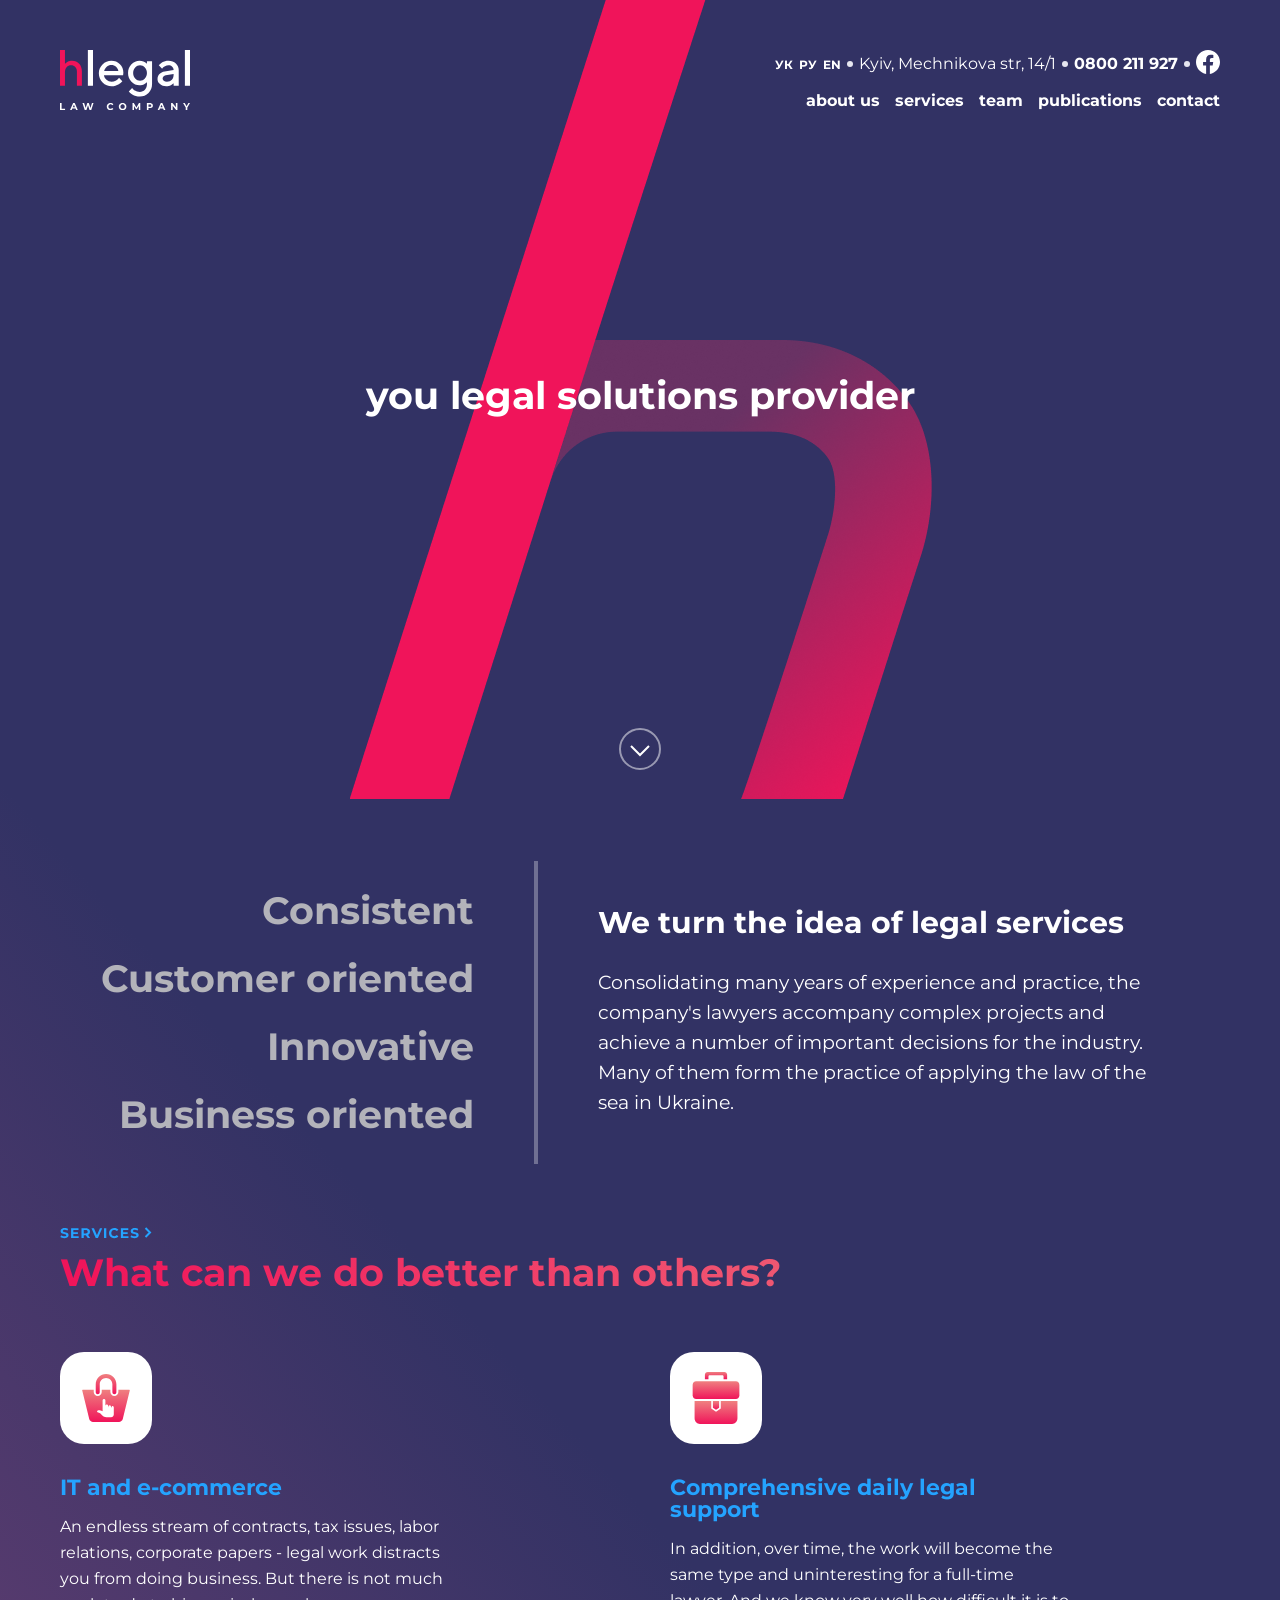
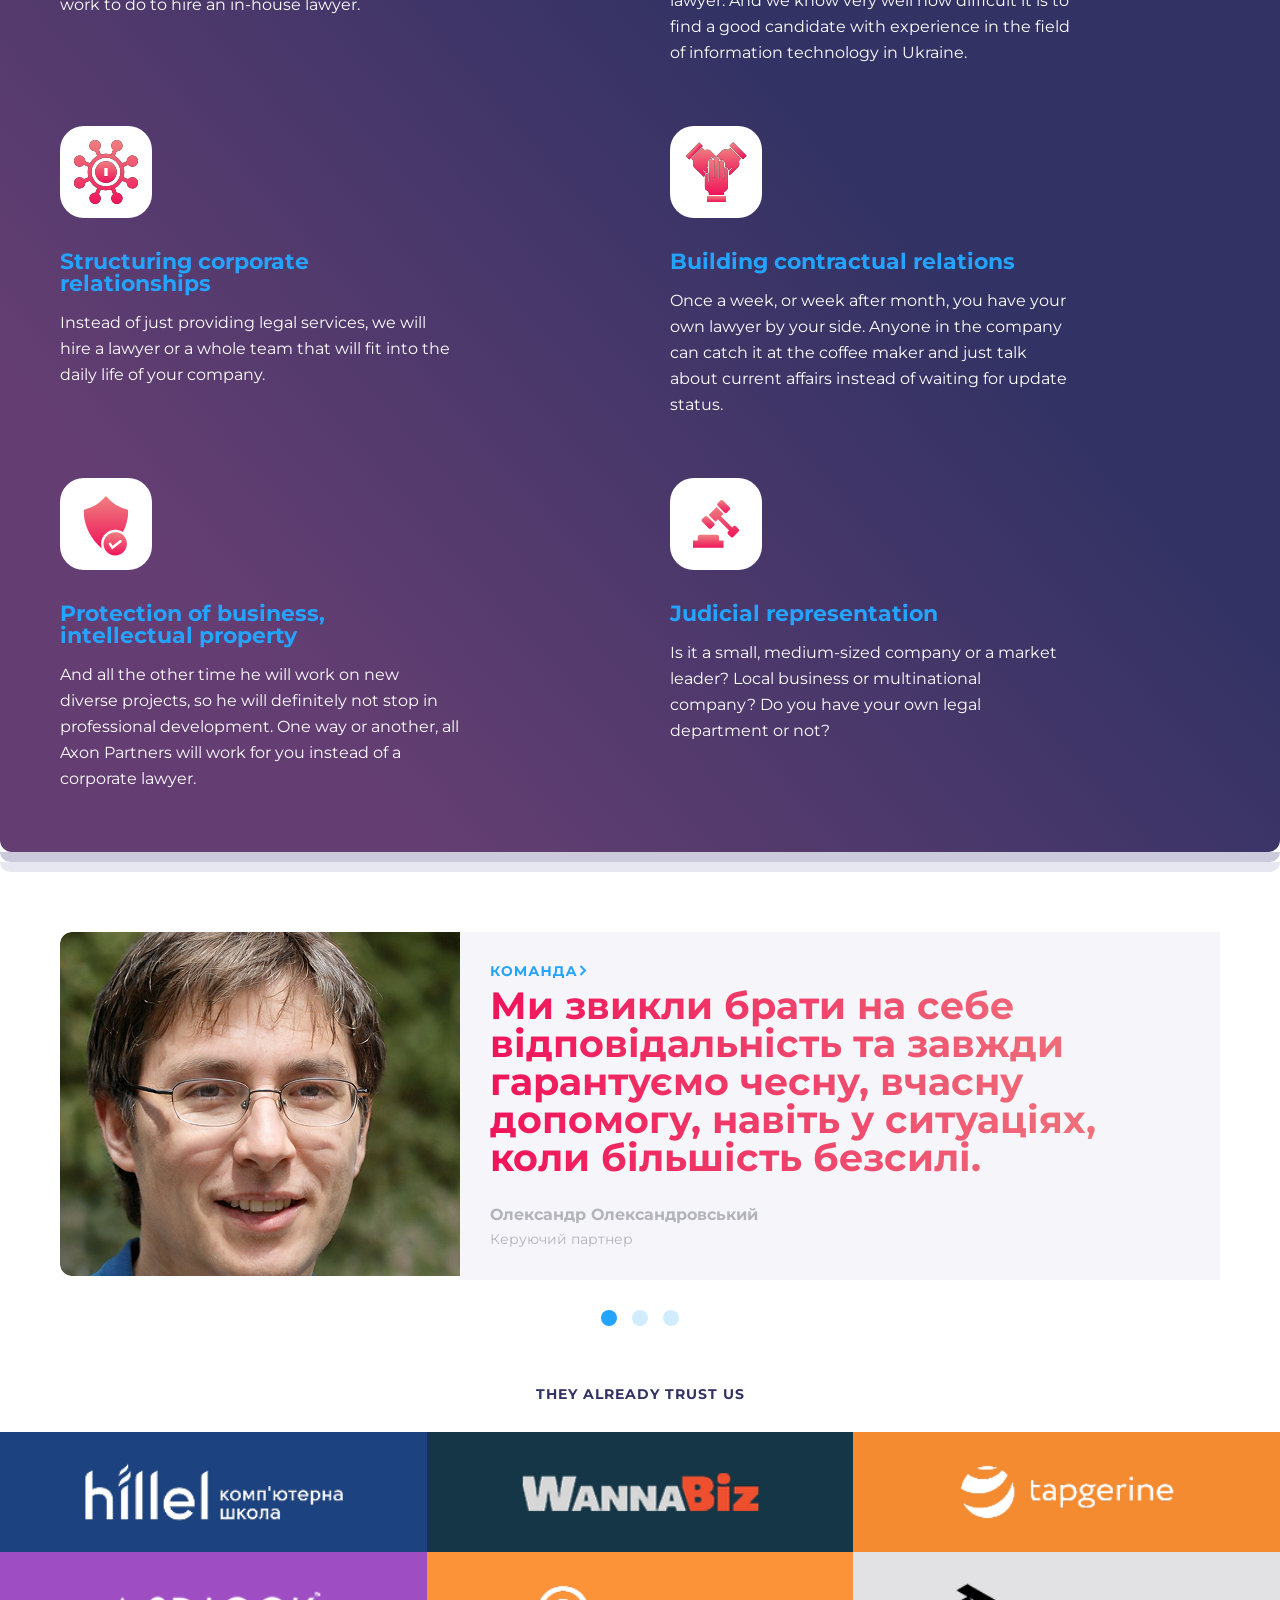
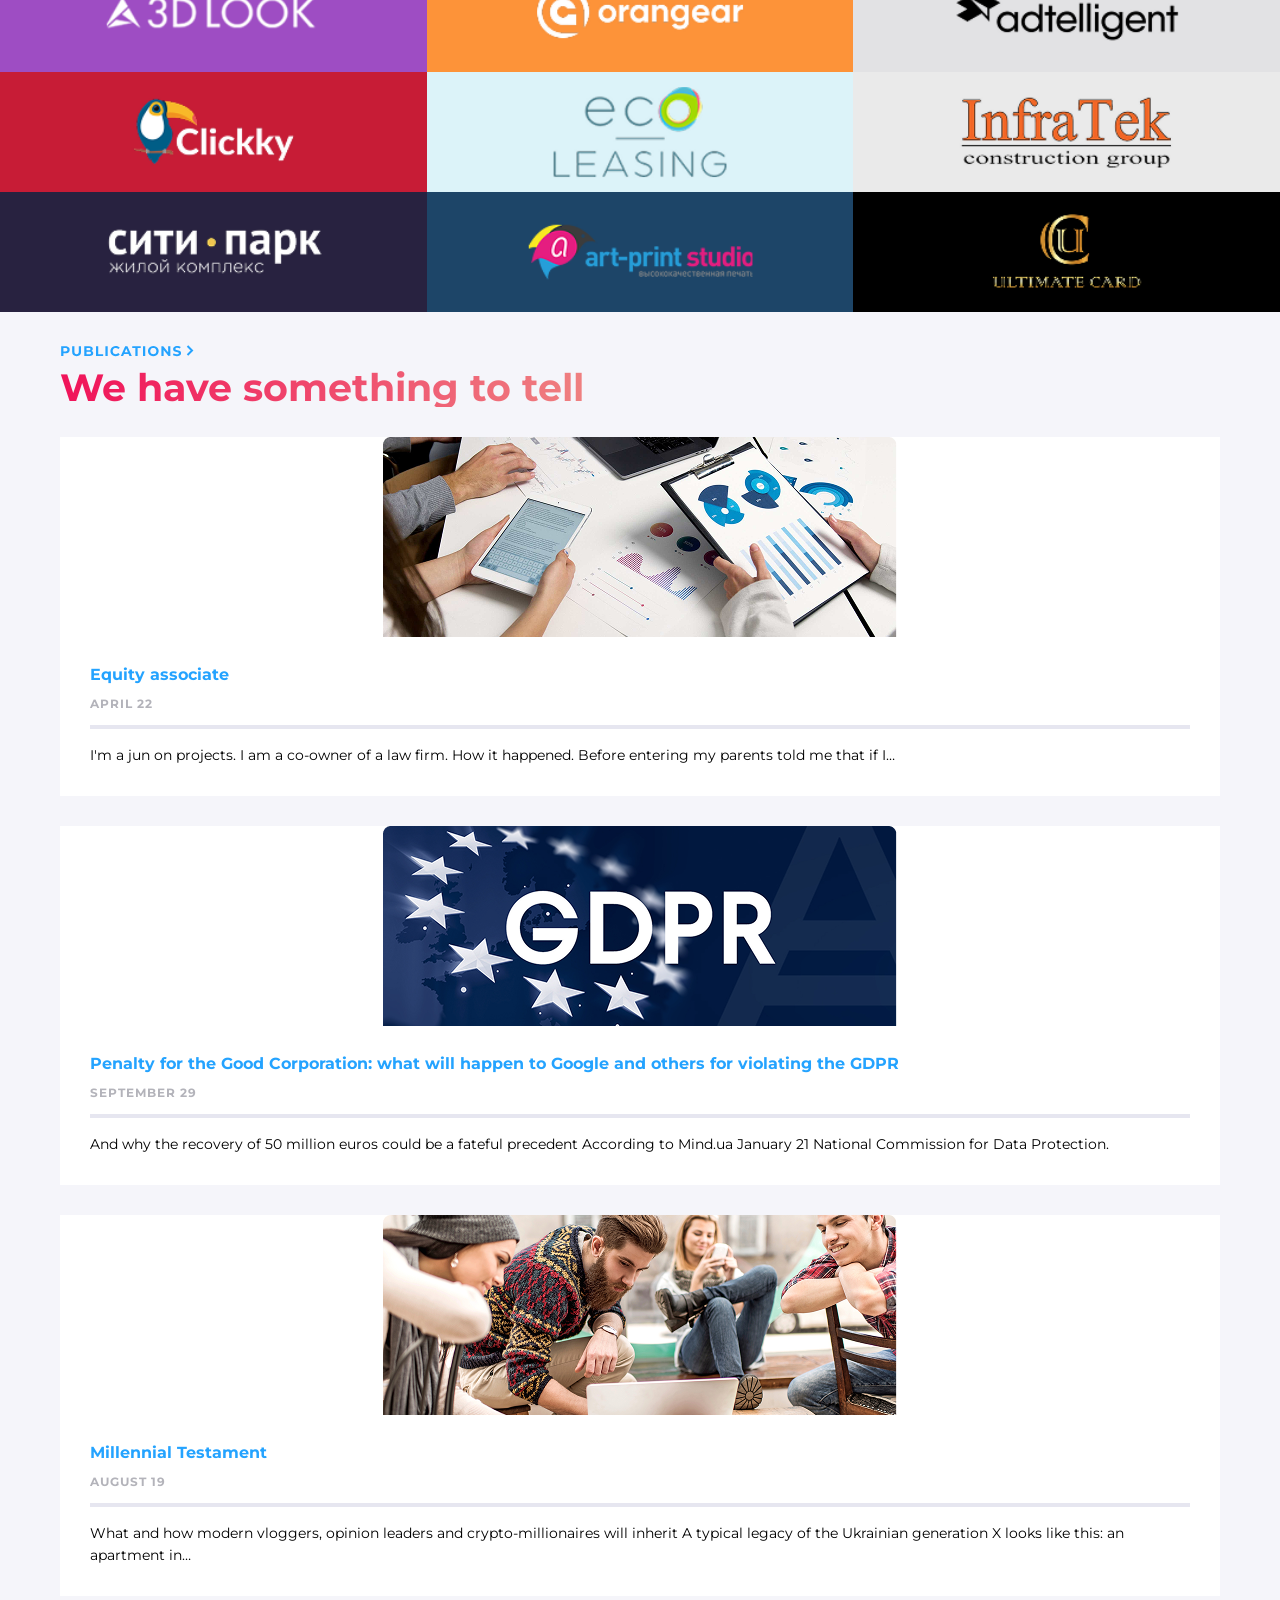
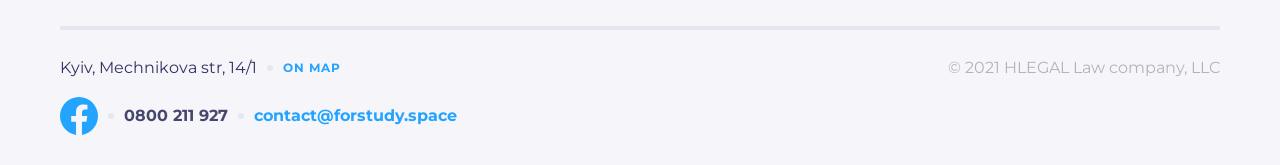
<file: index.html>
<!DOCTYPE html>
<html lang="en">

<head>
    <meta charset="UTF-8">
    <meta name="viewport" content="width=device-width, initial-scale=1.0">
    <link rel="preconnect" href="https://fonts.googleapis.com">
    <link rel="preconnect" href="https://fonts.gstatic.com" crossorigin>
    <link
        href="https://fonts.googleapis.com/css2?family=Inter:ital,opsz,wght@0,14..32,100..900;1,14..32,100..900&family=Montserrat:ital,wght@0,100..900;1,100..900&display=swap"
        rel="stylesheet">
    <link rel="stylesheet" href="./css/normalize.css">
    <link rel="stylesheet" href="./css/reset.css">
    <link rel="stylesheet" href="./css/styles.css">

    <title>Homepage</title>
</head>


<body>
    <section class="page-bg">
        <!-- HEADER -->
        <header class=" header_top header_desktop">
            <div class="header_meny container">
                <div class="header_logo">
                    <a href="#">
                        <svg width="130" height="60">
                            <use xlink:href="./sprite.svg#logo" />
                        </svg>
                    </a>
                </div>
                <div class="header_contact">
                    <div class="header_adress">
                        <a class="language" href=""><span>УК</span></a>
                        <a class="language" href=""><span>РУ</span></a>
                        <a class="language" href=""><span>EN</span></a>
                        <svg width="6" height="6">
                            <use xlink:href="./sprite.svg#dot" />
                        </svg>
                        <span>Kyiv, Mechnikova str, 14/1</span>
                        <svg width="6" height="6">
                            <use xlink:href="./sprite.svg#dot" />
                        </svg>
                        <a class="telefon" href="tel:0800 211 927">0800 211 927</a>
                        <svg width="6" height="6">
                            <use xlink:href="./sprite.svg#dot" />
                        </svg>
                        <a class="svg_facebook" href="https://www.facebook.com/Hillel.IT.School/?locale=ru_RU">
                            <svg width="24" height="24">
                                <use xlink:href="./sprite.svg#facebook" />
                            </svg>
                        </a>
                    </div>
                    <div class="page">
                        <a class="link_page" href="./about.html">about us</a>
                        <a class="link_page" href="./services.html">services</a>
                        <a class="link_page" href="./team.html">team</a>
                        <a class="link_page" href="./publications.html">publications</a>
                        <a class="link_page" href="./contact.html">contact</a>
                    </div>
                </div>
            </div>
        </header>
        <!-- HEADER -->
        <header class=" header_top header_tablet">
            <div class="header_meny container">
                <div class="header_adress">
                    <div class="header_left">
                        <div>
                            <a class="language" href=""><span>УК</span></a>
                            <a class="language" href=""><span>РУ</span></a>
                            <a class="language" href=""><span>EN</span></a>
                        </div>
                        <svg width="6" height="6">
                            <use xlink:href="./sprite.svg#dot" />
                        </svg>
                        <span class="adress">Kyiv, Mechnikova str, 14/1</span>
                        <svg width="6" height="6">
                            <use xlink:href="./sprite.svg#dot" />
                        </svg>
                    </div>
                    <div class="header_right">
                        <div>
                            <a class="telefon" href="tel:0800 211 927">0800 211 927</a>
                        </div>
                        <svg width="6" height="6">
                            <use xlink:href="./sprite.svg#dot" />
                        </svg>
                        <a class="svg_facebook" href="https://www.facebook.com/Hillel.IT.School/?locale=ru_RU">
                            <svg width="24" height="24">
                                <use xlink:href="./sprite.svg#facebook" />
                            </svg>
                        </a>
                    </div>
                </div>
                <div class="burger_area">
                    <div class="header_logo">
                        <a href="#">
                            <svg width="130" height="60">
                                <use xlink:href="./sprite.svg#logo" />
                            </svg>
                        </a>
                    </div>
                    <!-- BURGER -->
                    <div class="hamburger-menu">
                        <input id="menu__toggle" type="checkbox" />
                        <label class="menu__btn" for="menu__toggle">
                            <span></span>
                        </label>

                        <ul class="menu__box">
                            <li><a class="menu__item" href="./about.html">About us</a></li>
                            <li><a class="menu__item" href="./services.html">Services</a></li>
                            <li><a class="menu__item" href="./team.html">Team</a></li>
                            <li><a class="menu__item" href="./publications.html">Publications</a></li>
                            <li><a class="menu__item" href="./contact.html">Contact</a></li>
                        </ul>
                    </div>
                </div>
                <div class="page">
                    <a class="link_page" href="./about.html">about us</a>
                    <a class="link_page" href="./services.html">services</a>
                    <a class="link_page" href="./team.html">team</a>
                    <a class="link_page" href="./publications.html">publications</a>
                    <a class="link_page" href="./contact.html">contact</a>
                </div>
            </div>
        </header>
        <!-- SECTION 1 -->
        <section class="hero">
            <div class="hero-bg container">
                <div> <img class="hero-h" src="./img/h.png" alt="h"></div>
                <div class="midl_down">
                    <h1 class="hero-title" class="glav_text">
                        you legal solutions provider
                    </h1>

                    <a class="down_way" href="#section2">
                        <svg width="42" height="42">
                            <use xlink:href="./sprite.svg#down" />
                        </svg>
                    </a>
                </div>
            </div>
        </section>
        <!-- SECTION 2 -->
        <section class="main" id="section2">
            <div class="info_way container">
                <div class="menu_scroll">
                    <div class="meny_way">
                        <h2>Consistent</h2>
                        <h2>Customer oriented</h2>
                        <h2>Innovative</h2>
                        <h2>Business oriented</h2>
                    </div>
                </div>
                <span class="line"></span>
                <div class="text_way">
                    <h3>We turn the idea of legal services</h3>
                    <h4>Consolidating many years of experience and practice,
                        the company's lawyers accompany complex projects and achieve
                        a number of important decisions for the industry.
                        Many of them form the practice of applying the law of the sea in Ukraine.
                    </h4>
                </div>
            </div>
        </section>
        <!-- SECTION 3 -->
        <section class="services_box">
            <div class="services_blok container">
                <div class="services_link">
                    <a href="#" class="svg_services">
                        <svg class="icon-services" width="94" height="17">
                            <use xlink:href="./sprite.svg#services" />
                        </svg></a>
                    <h2>What can we do better than others?</h2>
                </div>
                <div class="services_info">
                    <div class="services_paragraph">
                        <svg width="92" height="92">
                            <use xlink:href="./sprite.svg#services1" />
                        </svg>
                        <div class="services_frame">
                            <a href="#">
                                <h3>IT and e-commerce</h3>
                            </a>
                            <h4>An endless stream of contracts, tax issues, labor relations, corporate papers
                                - legal work distracts you from doing business. But there is not much work to
                                do to hire an in-house lawyer.
                            </h4>
                        </div>
                    </div>
                    <div class="services_paragraph">
                        <svg width="92" height="92">
                            <use xlink:href="./sprite.svg#services2" />
                        </svg>
                        <div class="services_frame">
                            <a href="#">
                                <h3>Comprehensive daily
                                    legal support</h3>
                            </a>
                            <h4>In addition, over time, the work will become the same type and uninteresting
                                for a full-time lawyer. And we know very well how difficult it is to find a
                                good candidate with experience in the field of information technology in
                                Ukraine.
                            </h4>
                        </div>
                    </div>
                    <div class="services_paragraph">
                        <svg width="92" height="92">
                            <use xlink:href="./sprite.svg#services3" />
                        </svg>
                        <div class="services_frame">
                            <a href="#">
                                <h3>Structuring corporate relationships</h3>
                            </a>
                            <h4>Instead of just providing legal services, we will hire a lawyer or a whole
                                team that will fit into the daily life of your company.
                            </h4>
                        </div>
                    </div>
                    <div class="services_paragraph">
                        <svg width="92" height="92">
                            <use xlink:href="./sprite.svg#services4" />
                        </svg>
                        <div class="services_frame">
                            <a href="#">
                                <h3>Building contractual relations</h3>
                            </a>
                            <h4>Once a week, or week after month, you have your own lawyer by your side.
                                Anyone in the company can catch it at the coffee maker and just talk
                                about current affairs instead of waiting for update status.
                            </h4>
                        </div>
                    </div>
                    <div class="services_paragraph">
                        <svg width="92" height="92">
                            <use xlink:href="./sprite.svg#services5" />
                        </svg>
                        <div class="services_frame">
                            <a href="#">
                                <h3>Protection of business, intellectual property</h3>
                            </a>
                            <h4>And all the other time he will work on new diverse projects, so he will
                                definitely not stop in professional development. One way or another,
                                all Axon Partners will work for you instead of a corporate lawyer.
                            </h4>
                        </div>
                    </div>
                    <div class="services_paragraph">
                        <svg width="92" height="92">
                            <use xlink:href="./sprite.svg#services6" />
                        </svg>
                        <div class="services_frame">
                            <a href="#">
                                <h3>Judicial representation</h3>
                            </a>
                            <h4>Is it a small, medium-sized company or a market leader? Local business
                                or multinational company? Do you have your own legal department or not?
                            </h4>
                        </div>
                    </div>
                </div>
            </div>
        </section>
    </section>
    <!-- SECTION 4 -->
    <section>
        <div class="line_top">
        </div>
        <div class="line_top2">

        </div>
        <div class="team_main container">
            <div class="team_area">
                <div>
                    <img class="face" src="./img/face.png" alt="face">
                </div>
                <div class="team_paragraf">
                    <a class="team_comand" href="#">
                        <svg width="99" height="17">
                            <use xlink:href="./sprite.svg#comand" />
                        </svg>
                    </a>
                    <h2>Ми звикли брати на себе відповідальність та завжди гарантуємо
                        чесну, вчасну допомогу, навіть у ситуаціях, коли більшість
                        безсилі.
                    </h2>

                    <h4>Олександр Олександровський</h4>
                    <h5>Керуючий партнер</h5>
                </div>
            </div>
            <div class="svg_ellipse">
                <svg class="ellipse" width="16" height="16">
                    <use href="./sprite.svg#ellipse" />
                </svg>
                <svg class="ellipse_opacity" width="16" height="16">
                    <use href="./sprite.svg#ellipse" />
                </svg>
                <svg class="ellipse_opacity" width="16" height="16">
                    <use href="./sprite.svg#ellipse" />
                </svg>
            </div>
        </div>
        </div>
    </section>
    <!-- SECTION 5 -->
    <section class="partners">
        <div class="container_partner">
            <div class="partner_box"><span class="partner_text">They already trust us</span></div>
            <div class="partners-grid">
                <div class="partner"><img src="./img/partner1.png" alt="partner"></div>
                <div class="partner"><img src="./img/partner2.png" alt="partner"></div>
                <div class="partner"><img src="./img/partner3.png" alt="partner"></div>
                <div class="partner"><img src="./img/partner4.png" alt="partner"></div>
                <div class="partner"><img src="./img/partner5.png" alt="partner"></div>
                <div class="partner"><img src="./img/partner6.png" alt="partner"></div>
                <div class="partner"><img src="./img/partner7.png" alt="partner"></div>
                <div class="partner"><img src="./img/partner8.png" alt="partner"></div>
                <div class="partner"><img src="./img/partner9.png" alt="partner"></div>
                <div class="partner"><img src="./img/partner10.png" alt="partner"></div>
                <div class="partner"><img src="./img/partner11.png" alt="partner"></div>
                <div class="partner"><img src="./img/partner12.png" alt="partner"></div>
            </div>
        </div>
    </section>
    <!-- FOOTER -->
    <footer>
        <div class="footer_publications container">
            <div class="publications_svg">
                <svg class="svg_pub" width="136" height="17">
                    <use href="./sprite.svg#publications" />
                </svg>
                <h2>We have something to tell</h2>
            </div>
            <div class="publications_paragraf">
                <div class="publications_br"><img src="./img/publications1.png" alt="publications">
                    <div class="publications_text">
                        <a href="#">
                            <h3>Equity associate</h3>
                        </a>
                        <h4>April 22</h4>
                        <span class="publications_span"></span>
                        <h5>I'm a jun on projects. I am a co-owner of a law firm.
                            How it happened. Before entering my parents told me
                            that if I…</h5>
                    </div>
                </div>
                <div class="publications_br"><img src="./img/publications2.png" alt="publications">
                    <div class="publications_text">
                        <a href="#">
                            <h3>Penalty for the Good Corporation: what will happen
                                to Google and others for violating the GDPR</h3>
                        </a>
                        <h4>September 29</h4>
                        <span class="publications_span"></span>
                        <h5>And why the recovery of 50 million euros could be
                            a fateful precedent According to Mind.ua January
                            21 National Commission for Data Protection.</h5>
                    </div>
                </div>
                <div class="publications_br"><img src="./img/publications3.png" alt="publications">
                    <div class="publications_text">
                        <a href="#">
                            <h3>Millennial Testament</h3>
                        </a>
                        <h4>August 19</h4>
                        <span class="publications_span"></span>
                        <h5>What and how modern vloggers, opinion leaders and
                            crypto-millionaires will inherit A typical legacy
                            of the Ukrainian generation X looks like this: an
                            apartment in…</h5>
                    </div>
                </div>
            </div>
            <span class="line_footer"></span>
            <div class="footer_info">
                <div class="footer_wrap">
                    <div class="footer_up">
                        <span class="footer_text">Kyiv, Mechnikova str, 14/1</span>
                        <svg width="6" height="6">
                            <use href="./sprite.svg#dot" />
                        </svg>
                        <a class="footer_map" href="#">On map</a>
                    </div>
                    <div class="footer_facebook">
                        <a class="svg_facebook_b" href="https://www.facebook.com/Hillel.IT.School/?locale=ru_RU">
                            <svg width="38" height="38">
                                <use xlink:href="./sprite.svg#facebook_b" />
                            </svg>
                        </a>
                        <svg width="6" height="6">
                            <use href="./sprite.svg#dot" />
                        </svg>
                        <a class="telefon" href="tel:0800 211 927">0800 211 927</a>
                        <svg width="6" height="6">
                            <use href="./sprite.svg#dot" />
                        </svg>
                        <a class="email" href="mailto:contact@forstudy.space">contact@forstudy.space</a>
                    </div>
                </div>
                <div class="footer_end">
                    <h6 class="end_text">© 2021 HLEGAL Law company, LLC</h6>
                </div>
            </div>
        </div>
    </footer>
</body>

</html>
</file>
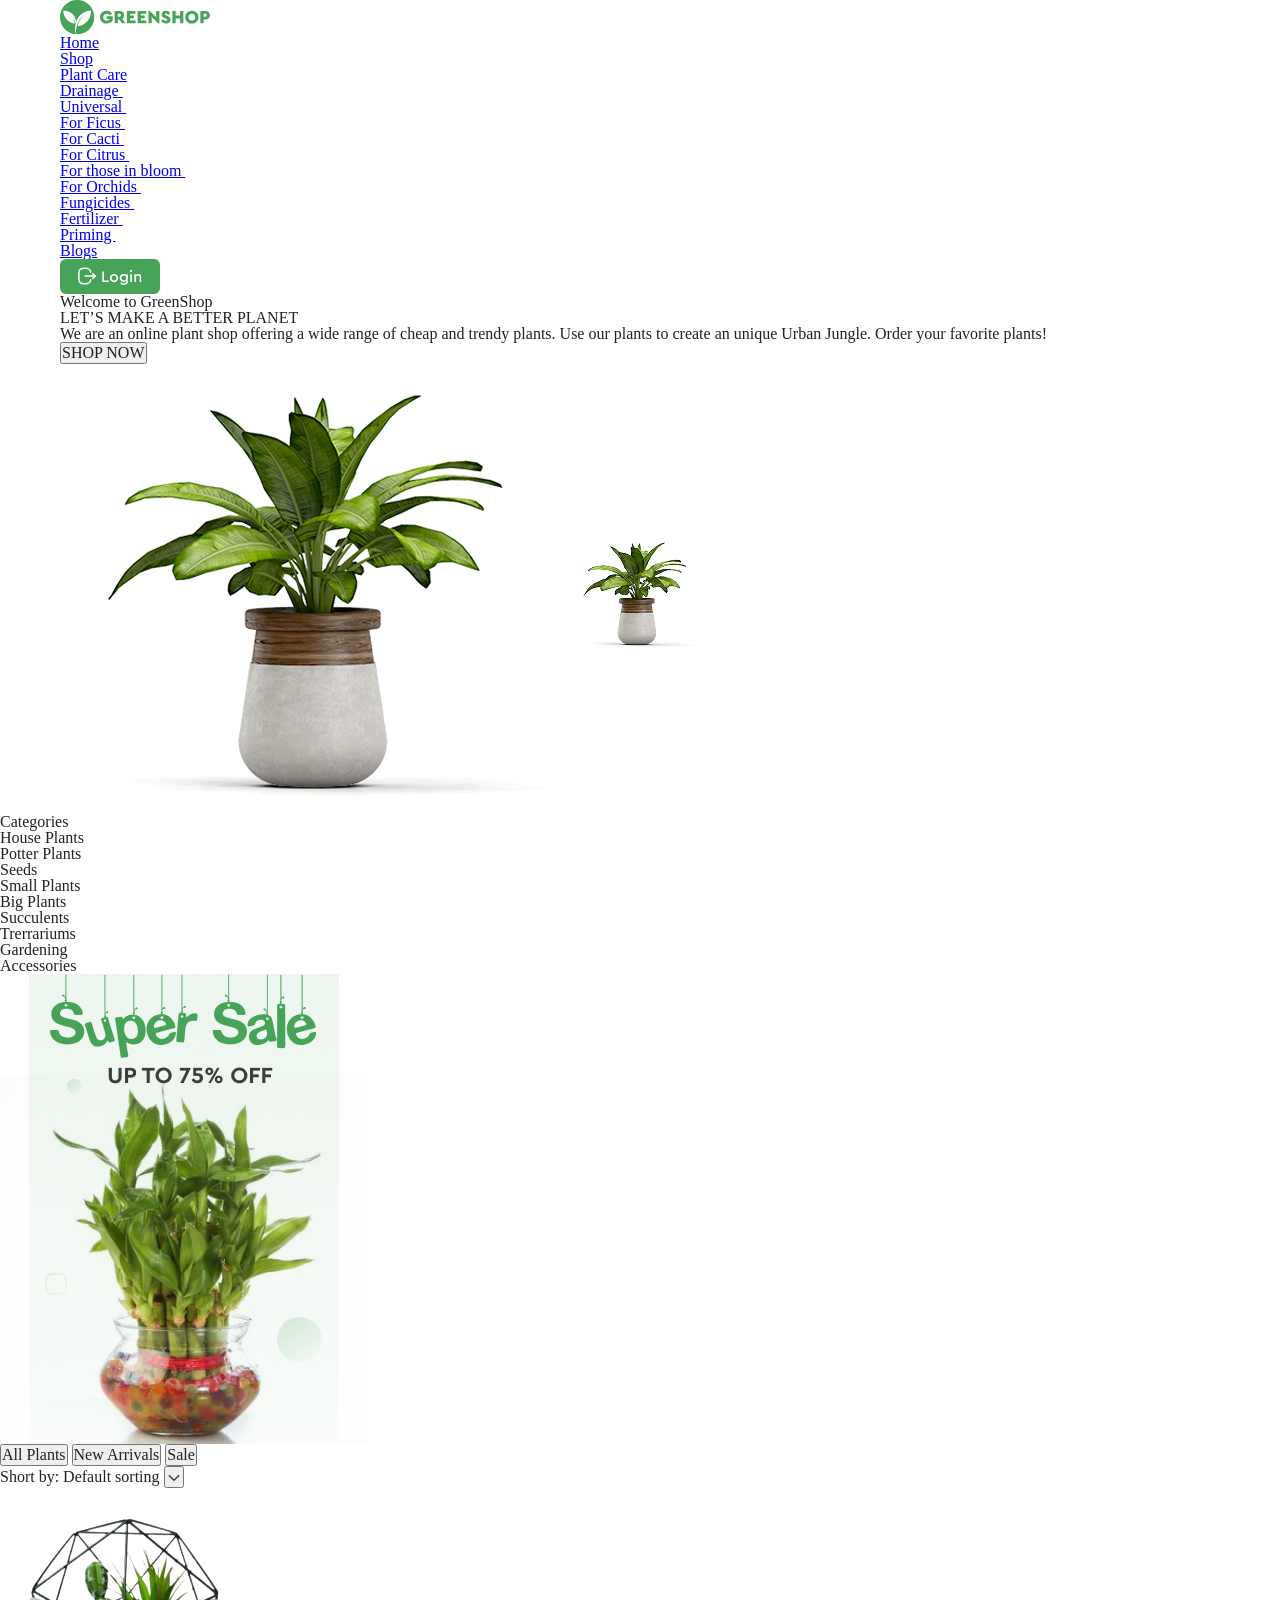
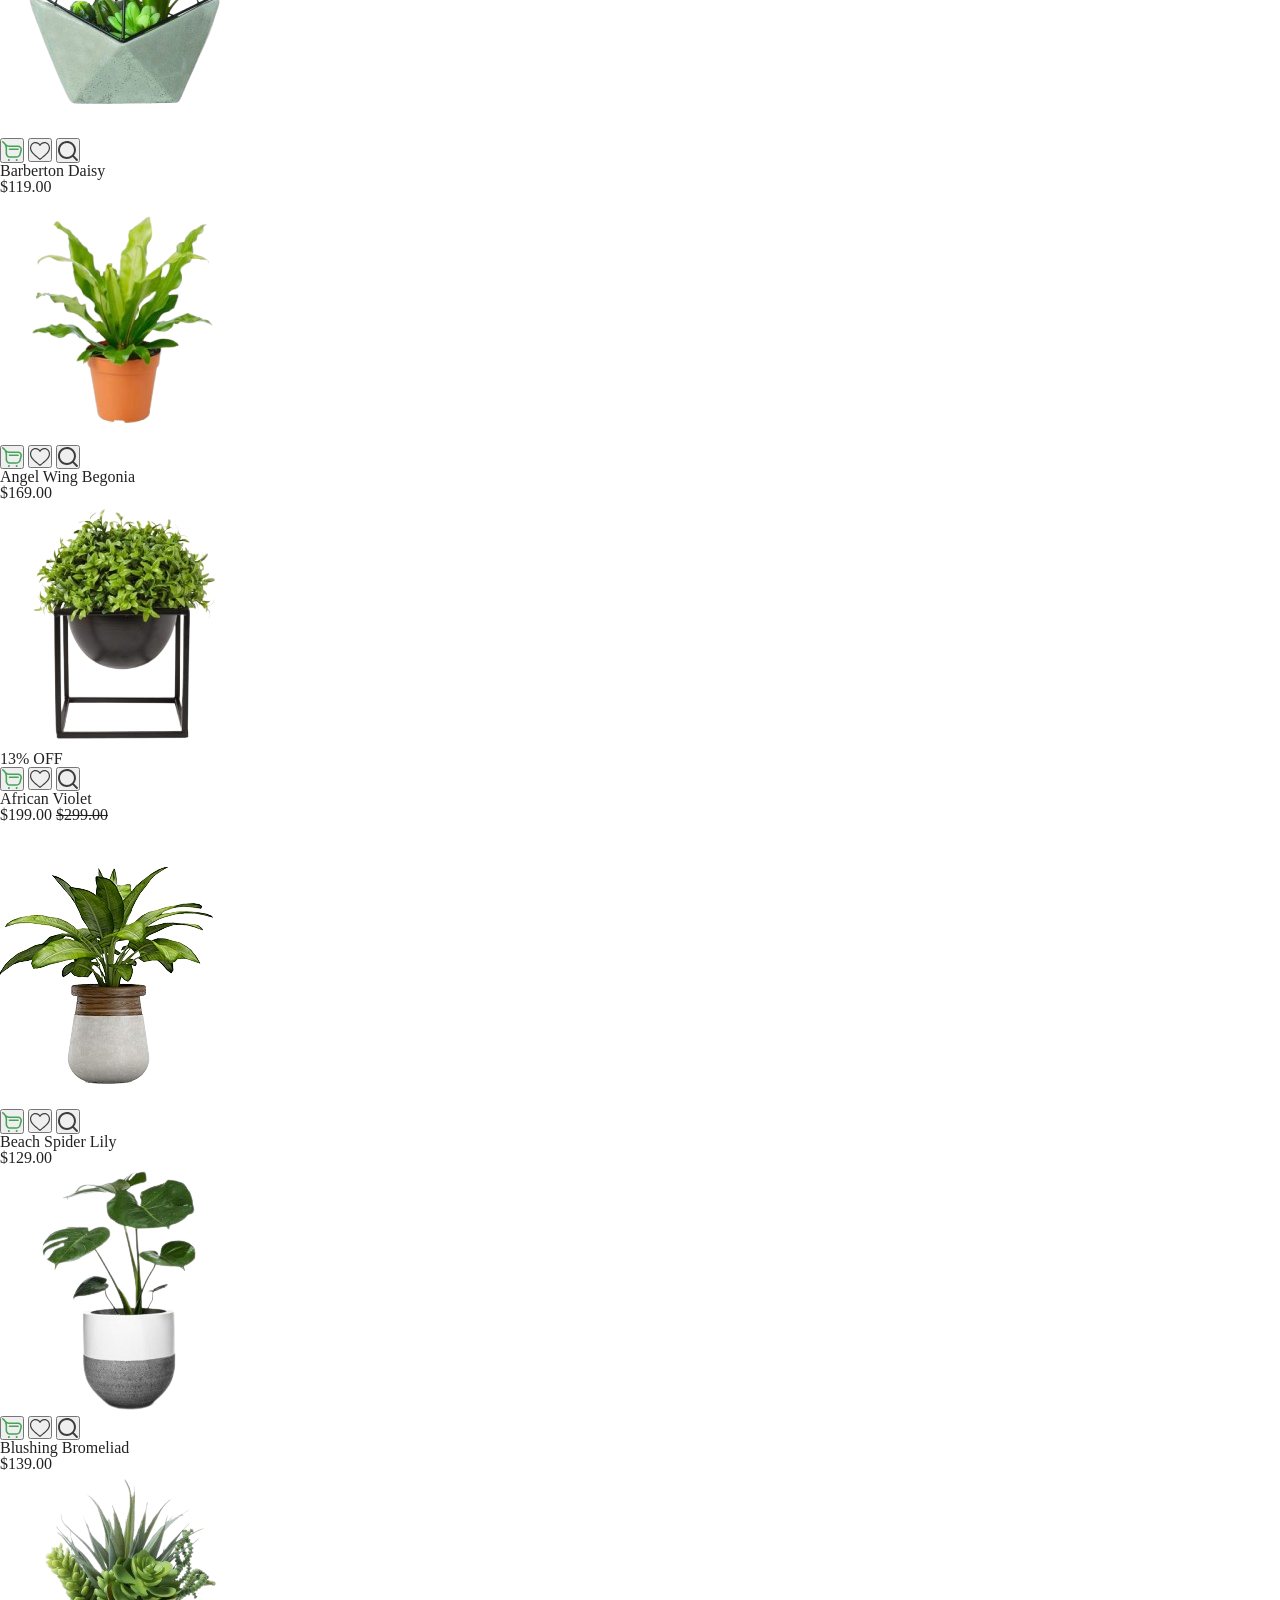
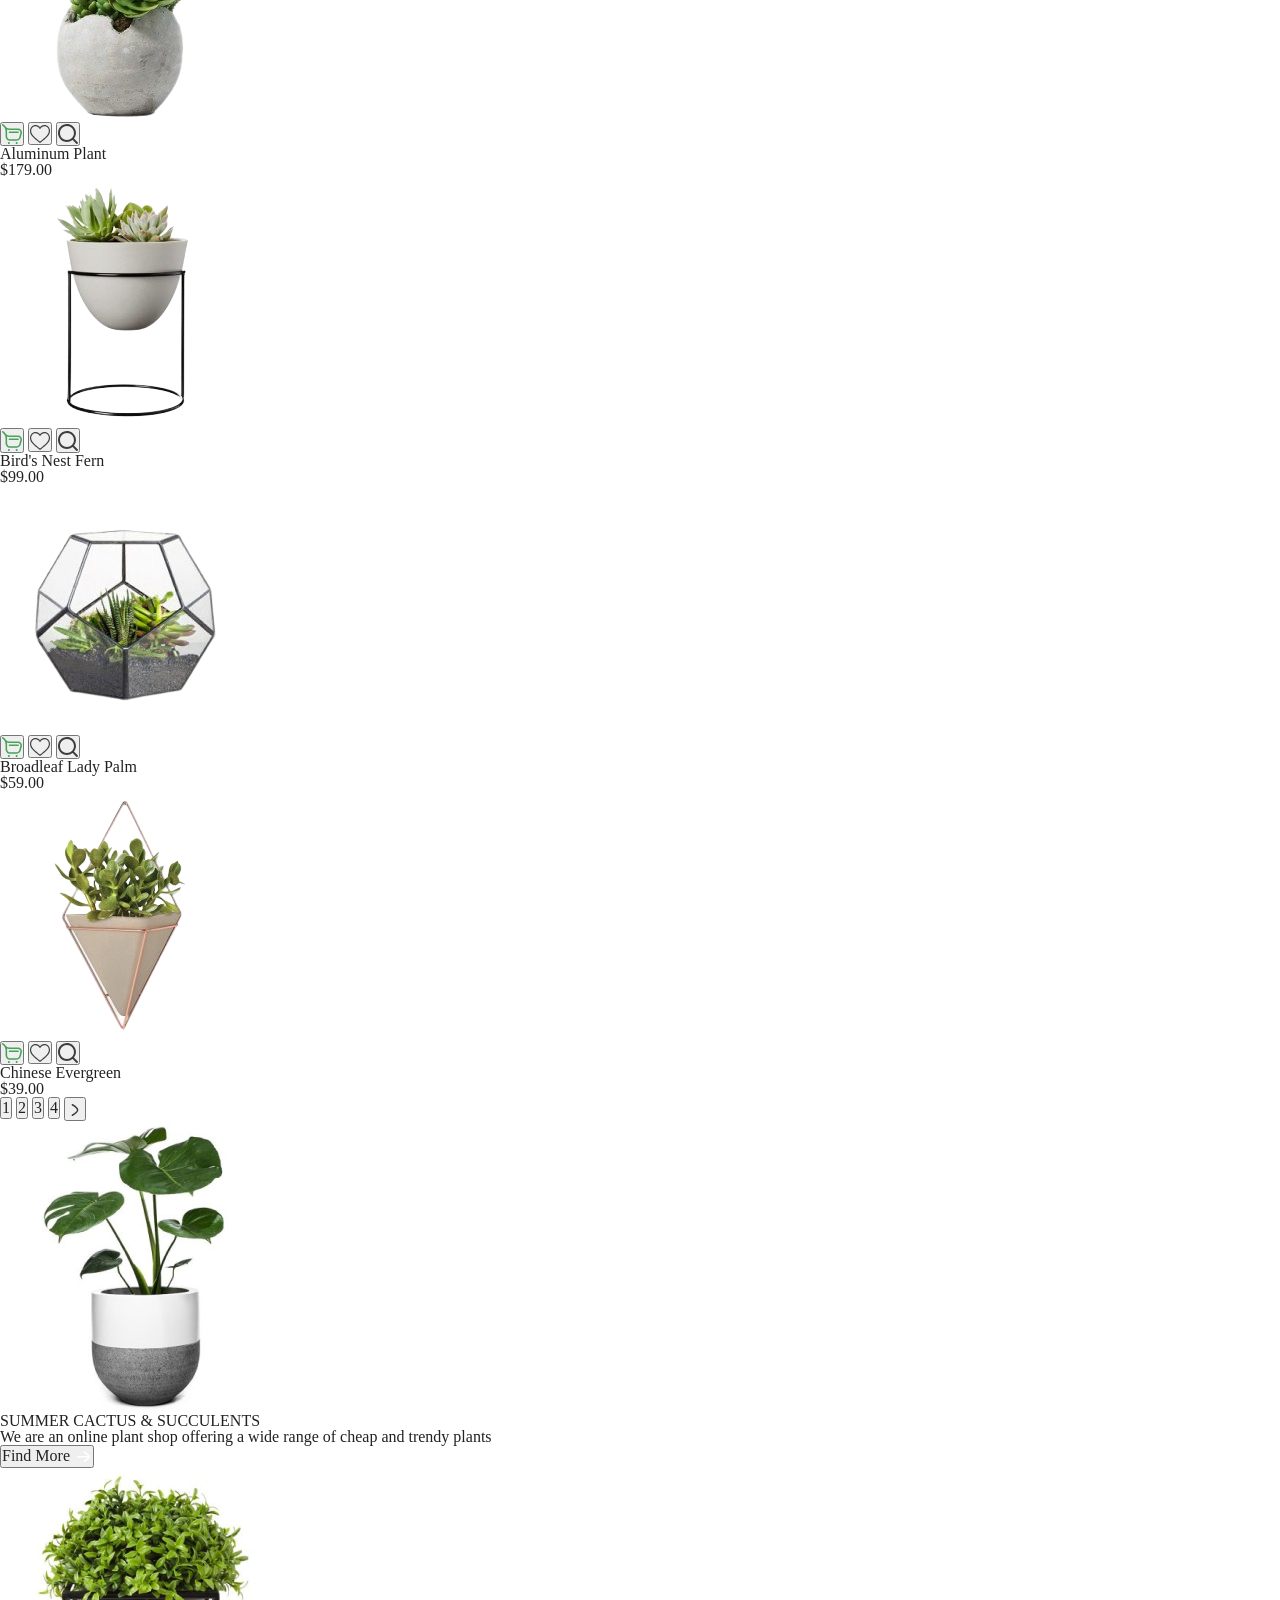
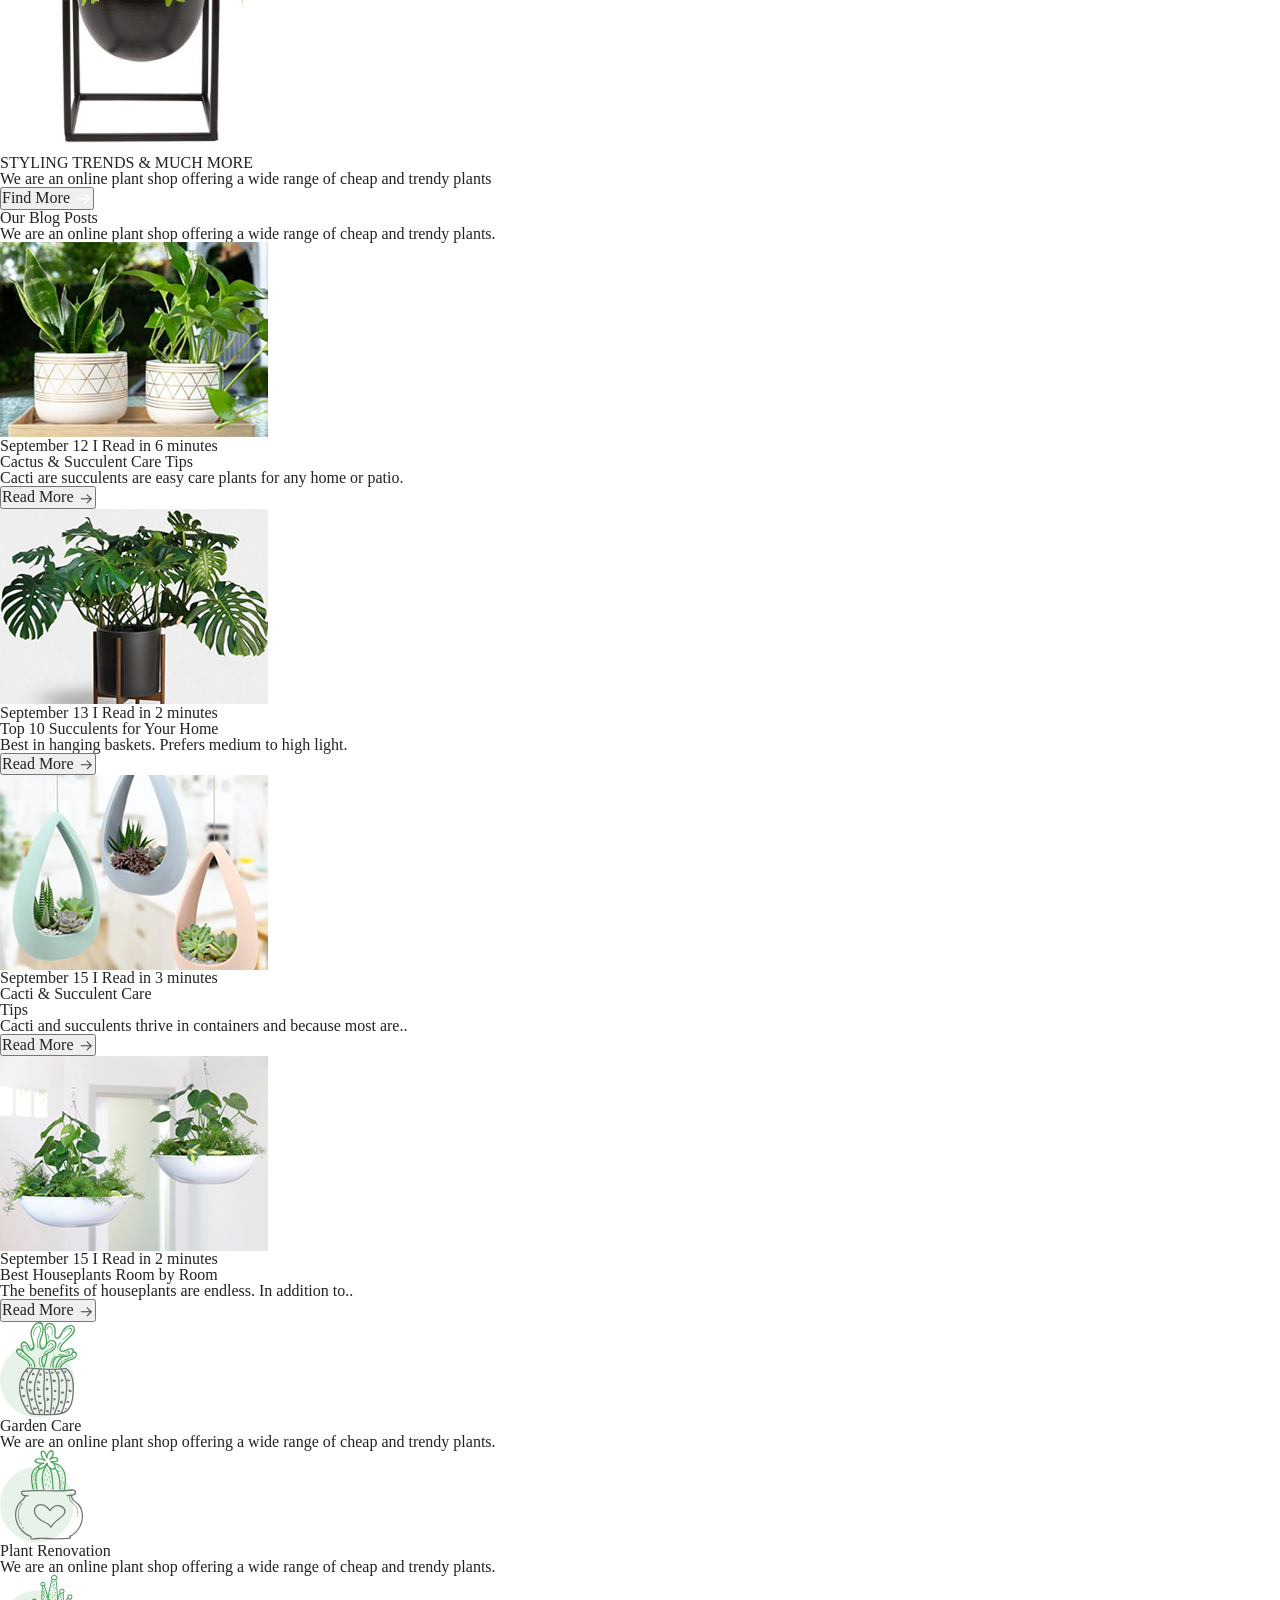
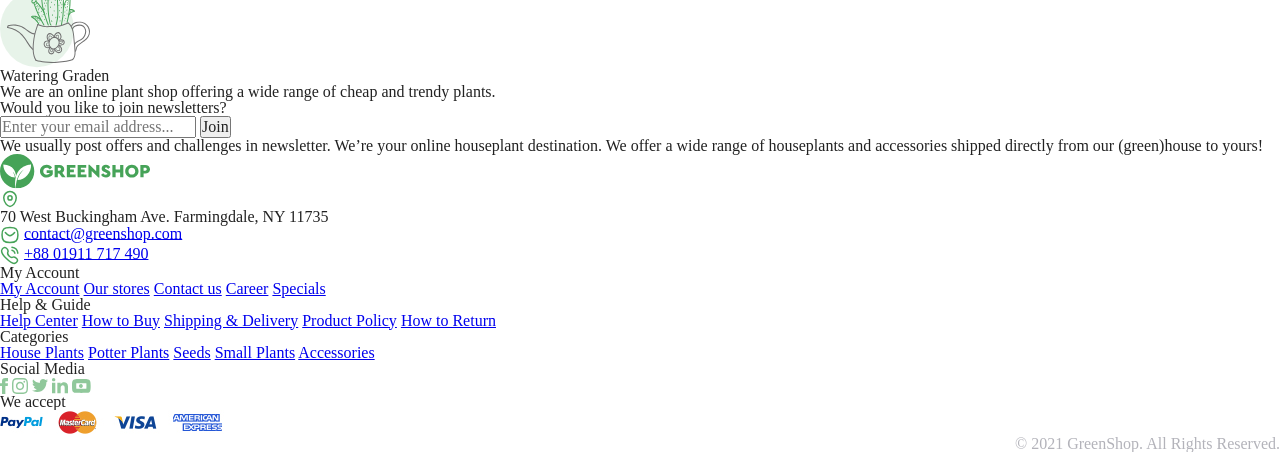
<file: Index.html>
<!DOCTYPE html>
<html lang="en">

<head>
    <meta charset="UTF-8">
    <meta name="viewport" content="width=device-width, initial-scale=1.0">
    <link rel="stylesheet" href="./css/normalize.css">
    <link rel="stylesheet" href="./css/reset.css">
    <link rel="stylesheet" href="./css/fonts.css">
    <link rel="stylesheet" href="./css/styles.css">
    <title>Document</title>
</head>

<body>

    <header>
        <div class="container header-wrapper">
            <img class="logo" src="./img/logo.svg" alt="logo">

            <nav class="menu">
                <ul class="nav">
                    <li>
                        <a href="#">Home</a>
                    </li>
                    <li>
                        <a href="#">Shop</a>
                    </li>
                    <li>
                        <a href="#">Plant Care</a>
                        <ul>
                            <li>
                                <a href="#">Drainage
                                    <img src="./img/arrow_left.svg" class="arrow" alt="arrow">
                                </a>
                                <ul>
                                    <li>
                                        <a href="#">Universal
                                            <img src="./img/arrow_left.svg" class="arrow" alt="arrow">
                                        </a>
                                    </li>
                                    <li>
                                        <a href="#">For Ficus
                                            <img src="./img/arrow_left.svg" class="arrow" alt="arrow">
                                        </a>
                                    </li>
                                    <li>
                                        <a href="#">For Cacti
                                            <img src="./img/arrow_left.svg" class="arrow" alt="arrow">
                                        </a>
                                    </li>
                                    <li>
                                        <a href="#">For Citrus
                                            <img src="./img/arrow_left.svg" class="arrow" alt="arrow">
                                        </a>
                                    </li>
                                    <li>
                                        <a href="#">For those in bloom
                                            <img src="./img/arrow_left.svg" class="arrow" alt="arrow">
                                        </a>
                                    </li>
                                    <li>
                                        <a href="#">For Orchids
                                            <img src="./img/arrow_left.svg" class="arrow" alt="arrow">
                                        </a>
                                    </li>
                                </ul>
                            </li>
                            <li>
                                <a href="#">Fungicides
                                    <img src="./img/arrow_left.svg" class="arrow" alt="arrow">
                                </a>
                            </li>
                            <li>
                                <a href="#">Fertilizer
                                    <img src="./img/arrow_left.svg" class="arrow" alt="arrow">
                                </a>
                            </li>
                            <li>
                                <a href="#">Priming
                                    <img src="./img/arrow_left.svg" class="arrow" alt="arrow">
                                </a>
                            </li>
                        </ul>
                    </li>
                    <li>
                        <a href="#">Blogs</a>
                    </li>
                </ul>

            </nav>

            <a href="registration.html" class="enter_btn">
                <img src="./img/button.svg" alt="button">
            </a>
    </header>
    <!-- SECTION 1 -->
    <section class="section1">
        <div class="container section-content">

            <div class="leftsite">
                <h3>Welcome to GreenShop</h3>

                <h1>
                    LET’S MAKE A BETTER <span>PLANET</span>
                </h1>

                <h4>
                    We are an online plant shop offering a wide range of cheap and trendy plants.
                    Use our plants to create an unique Urban Jungle. Order your favorite plants!
                </h4>

                <button class="shop-btn">
                    SHOP NOW
                </button>
            </div>

            <div class="rightsite">
                <img src="./img/flover.png" class="big-img">
                <img src="./img/small-flover.png" class="small-img">
            </div>

        </div>
    </section>

    <!-- SECTION 2 -->

    <section class="section2 container1">
        <div class="leftside container2">
            <div class="glav">Categories</div>
            <nav>
                <ul class="left-m">
                    <li class="left-meny">House Plants</li>
                    <li class="left-meny">Potter Plants</li>
                    <li class="left-meny">Seeds</li>
                    <li class="left-meny">Small Plants</li>
                    <li class="left-meny">Big Plants</li>
                    <li class="left-meny">Succulents</li>
                    <li class="left-meny">Trerrariums</li>
                    <li class="left-meny">Gardening</li>
                    <li class="left-meny">Accessories</li>
                </ul>
            </nav>
            <div>
                <img class="left-flover" src="./img/left-flover.png" alt="left-flover">
            </div>
        </div>

        <div class="rightside">
            <nav class="menu2">
                <div class="menu-left">
                    <button class="nav2">All Plants</button>
                    <button class="nav2">New Arrivals</button>
                    <button class="nav2">Sale</button>
                </div>

                <div class="menu-right">
                    <span>Short by: Default sorting</span>
                    <button class="btn-arrow">
                        <img src="./img/arrow.svg" alt="arrow-down">
                    </button>
                </div>
            </nav>
            <nav class="menu_picture">
                <ul class="picture-list">
                    <li class="product-card">
                        <div class="img-wrapper">
                            <div class="back_color">
                                <img class="picture" src="./img/1.png" alt="first_flower">
                            </div>
                            <div class="card-actions">
                                <button><img src="./img/shopping1.svg" alt="shopping"></button>
                                <button> <img src="./img/heart1.svg" alt="heart"></button>
                                <button> <img src="./img/frame.svg" alt="frame"></button>
                            </div>
                            <p class="cost_text">Barberton Daisy</p>
                            <h4 class="cost_number">$119.00</h4>
                        </div>
                    </li>
                    <li class="product-card">
                        <div class="img-wrapper">
                            <div class="back_color">
                                <img class="picture" src="./img/2.png" alt="third_flower">
                            </div>
                            <div class="card-actions">
                                <button><img src="./img/shopping1.svg" alt="shopping"></button>
                                <button> <img src="./img/heart1.svg" alt="heart"></button>
                                <button> <img src="./img/frame.svg" alt="frame"></button>
                            </div>
                            <p class="cost_text">Angel Wing Begonia</p>
                            <h4 class="cost_number">$169.00</h4>
                        </div>
                    </li>
                    <li class="product-card">
                        <div class="img-wrapper">
                            <div class="back_color">
                                <img class="picture" src="./img/3.png" alt="second_flower">
                            </div>
                            <span class="sale-badge">13% OFF</span>
                            <div class="card-actions">
                                <button><img src="./img/shopping1.svg" alt="shopping"></button>
                                <button> <img src="./img/heart1.svg" alt="heart"></button>
                                <button> <img src="./img/frame.svg" alt="frame"></button>
                            </div>
                            <p class="cost_text">African Violet</p>
                            <h4 class="cost_number">$199.00 <del class="old_price">$299.00</del></h4>
                        </div>
                    </li>

                    <li class="product-card">
                        <div class="img-wrapper">
                            <div class="back_color">
                                <img class="picture" src="./img/4.png" alt="fourth_flower">
                            </div>
                            <div class="card-actions">
                                <button><img src="./img/shopping1.svg" alt="shopping"></button>
                                <button> <img src="./img/heart1.svg" alt="heart"></button>
                                <button> <img src="./img/frame.svg" alt="frame"></button>
                            </div>
                            <p class="cost_text">Beach Spider Lily</p>
                            <h4 class="cost_number">$129.00</h4>
                        </div>
                    </li>
                    <li class="product-card">
                        <div class="img-wrapper">
                            <div class="back_color">
                                <img class="picture" src="./img/5.png" alt="fifth_flower">
                            </div>
                            <div class="card-actions">
                                <button><img src="./img/shopping1.svg" alt="shopping"></button>
                                <button> <img src="./img/heart1.svg" alt="heart"></button>
                                <button> <img src="./img/frame.svg" alt="frame"></button>
                            </div>
                            <p class="cost_text">Blushing Bromeliad</p>
                            <h4 class="cost_number">$139.00</h4>
                        </div>
                    </li>
                    <li class="product-card">
                        <div class="img-wrapper">
                            <div class="back_color">
                                <img class="picture" src="./img/6.png" alt="sixth_flower">
                            </div>
                            <div class="card-actions">
                                <button><img src="./img/shopping1.svg" alt="shopping"></button>
                                <button> <img src="./img/heart1.svg" alt="heart"></button>
                                <button> <img src="./img/frame.svg" alt="frame"></button>
                            </div>
                            <p class="cost_text">Aluminum Plant</p>
                            <h4 class="cost_number">$179.00</h4>
                        </div>
                    </li>

                    <li class="product-card">
                        <div class="img-wrapper">
                            <div class="back_color">
                                <img class="picture" src="./img/7.png" alt="seventh_flower">
                            </div>
                            <div class="card-actions">
                                <button><img src="./img/shopping1.svg" alt="shopping"></button>
                                <button> <img src="./img/heart1.svg" alt="heart"></button>
                                <button> <img src="./img/frame.svg" alt="frame"></button>
                            </div>
                            <p class="cost_text">Bird's Nest Fern </p>
                            <h4 class="cost_number">$99.00</h4>
                        </div>
                    </li>
                    <li class="product-card">
                        <div class="img-wrapper">
                            <div class="back_color">
                                <img class="picture" src="./img/8.png" alt="eighth_flower">
                            </div>
                            <div class="card-actions">
                                <button><img src="./img/shopping1.svg" alt="shopping"></button>
                                <button> <img src="./img/heart1.svg" alt="heart"></button>
                                <button> <img src="./img/frame.svg" alt="frame"></button>
                            </div>
                            <p class="cost_text">Broadleaf Lady Palm</p>
                            <h4 class="cost_number">$59.00</h4>
                        </div>
                    </li>
                    <li class="product-card">
                        <div class="img-wrapper">
                            <div class="back_color">
                                <img class="picture" src="./img/9.png" alt="ninth_flower">
                            </div>
                            <div class="card-actions">
                                <button><img src="./img/shopping1.svg" alt="shopping"></button>
                                <button> <img src="./img/heart1.svg" alt="heart"></button>
                                <button> <img src="./img/frame.svg" alt="frame"></button>
                            </div>
                            <p class="cost_text">Chinese Evergreen</p>
                            <h4 class="cost_number">$39.00</h4>
                        </div>
                    </li>
                </ul>
            </nav>
            <div class="btn_down">
                <button class="btn">1</button>
                <button class="btn">2</button>
                <button class="btn">3</button>
                <button class="btn">4</button>
                <button class="btn"> <img src="./img/arrow-right2.svg" alt="arrow-down"></button>
            </div>
        </div>
    </section>
    <!-- SECTION 3 -->
    <section class="container3">
        <div class="up_side">
            <div class="left_side">
                <div class="img_left">
                    <img class="img_summer" src="./img/flover_summer.png" alt="flover_summer">
                </div>
                <div class="text_right">
                    <h3>SUMMER CACTUS
                        & SUCCULENTS</h3>
                    <h4>We are an online plant shop offering a wide
                        range of cheap and trendy plants</h4>
                    <div class="btn_summer_right">
                        <button class="btn_summer">Find More <img src="./img/Arrow-Right.svg" alt=""></button>
                    </div>
                </div>
            </div>
            <div class="right_side">
                <div class="img_left">
                    <img class="img_trends" src="./img/flover_trends.png" alt="flover_trends">
                </div>
                <div class="text_right">
                    <h3>STYLING TRENDS
                        & MUCH MORE</h3>
                    <h4>We are an online plant shop offering a wide
                        range of cheap and trendy plants</h4>
                    <div class="btn_trends_right">
                        <button class="btn_trends">Find More <img src="./img/Arrow-Right.svg" alt=""></button>
                    </div>
                </div>
            </div>
        </div>
        <div class="centr_side">
            <h2>Our Blog Posts</h2>
            <h3>We are an online plant shop
                offering a wide range of cheap and trendy plants.</h3>
        </div>
        <div class="down_part">
            <div class="left_part">
                <div class="back_blog">
                    <div class="first_part"> <img class="img_blog" src="./img/flovers_blog1.png" alt="flovers_blog">
                        <div class="in_text">
                            <h3>September 12 I Read in 6 minutes</h3>
                            <h4>Cactus & Succulent
                                Care Tips</h4>
                            <h5>Cacti are succulents are easy care plants
                                for any home or patio. </h5>
                            <button class="read_m">Read More <img class="img_read_m" src="./img/Right_way.svg"
                                    alt="Right_way"></button>
                        </div>
                    </div>
                </div>
                <div class="back_blog">
                    <div class="first_part"> <img class="img_blog" src="./img/flovers_blog2.png" alt="flovers_blog">
                        <div class="in_text">
                            <h3>September 13 I Read in 2 minutes</h3>
                            <h4>Top 10 Succulents for
                                Your Home</h4>
                            <h5>Best in hanging baskets. Prefers medium to high light. </h5>
                            <button class="read_m">Read More <img class="img_read_m" src="./img/Right_way.svg"
                                    alt="Right_way"></button>
                        </div>
                    </div>
                </div>
            </div>
            <div class="right_part">
                <div class="back_blog">
                    <div class="first_part"> <img class="img_blog" src="./img/flovers_blog3.png" alt="flovers_blog">
                        <div class="in_text">
                            <h3>September 15 I Read in 3 minutes</h3>
                            <h4>Cacti & Succulent
                                Care <br> Tips</h4>
                            <h5>Cacti and succulents thrive in containers
                                and because most are.. </h5>
                            <button class="read_m">Read More <img class="img_read_m" src="./img/Right_way.svg"
                                    alt="Right_way"></button>
                        </div>
                    </div>
                </div>
                <div class="back_blog">
                    <div class="first_part"> <img class="img_blog" src="./img/flovers_blog4.png" alt="flovers_blog">
                        <div class="in_text">
                            <h3>September 15 I Read in 2 minutes</h3>
                            <h4>Best Houseplants
                                Room by Room</h4>
                            <h5>The benefits of houseplants are endless. In addition to.. </h5>
                            <button class="read_m">Read More <img class="img_read_m" src="./img/Right_way.svg"
                                    alt="Right_way"></button>
                        </div>
                    </div>
                </div>
            </div>
        </div>


    </section>
    <!-- SECTION 4 -->
    <section class="container4">
        <div class="up_side_end_back">
            <div class="up_side_end">
                <div class="up_side_end_l">
                    <div class="end_card">
                        <img class="img_card" src="./img/futer_flover1.svg" alt="futer_flover">
                        <h3 class="card_text">Garden Care</h3>
                        <h4 class="card_text2">We are an online plant shop offering a
                            wide range of cheap and trendy plants.</h4>
                    </div>
                    <div class="divider"></div>
                    <div class="end_card">
                        <img class="img_card" src="./img/futer_flover2.svg" alt="futer_flover">
                        <h3 class="card_text">Plant Renovation</h3>
                        <h4 class="card_text2">We are an online plant shop offering
                            a wide range of cheap and trendy plants.</h4>
                    </div>
                    <div class="divider"></div>
                    <div class="end_card">
                        <img class="img_card" src="./img/futer_flover3.svg" alt="futer_flover">
                        <h3 class="card_text">Watering Graden</h3>
                        <h4 class="card_text2">We are an online plant shop offering
                            a wide range of cheap and trendy plants.</h4>
                    </div>
                </div>
                <div class="up_side_end_r">
                    <h3>Would you like to join newsletters?</h3>
                    <form class="subscribe" action="#">
                        <input class="email_end" type="email" placeholder="Enter your email address..." required>
                        <button type="submit">Join</button>
                    </form>
                    <h4>We usually post offers and challenges in newsletter. We’re your
                        online houseplant destination. We offer a wide range of
                        houseplants and accessories shipped directly from our
                        (green)house to yours! </h4>
                </div>
            </div>
        </div>

        <div class=" container4 end_midle">
            <div class="inform">
                <div class="logo_in"><img class="logo2" src="./img/logo.svg" alt="logo"> </div>
                <div class="title">
                    <img src="./img/location.svg" alt="location">
                    <h4>70 West Buckingham Ave.
                        Farmingdale, NY 11735</h4>
                </div>
                <div class="title">
                    <img src="./img/message.svg" alt="message">
                    <a class="contact-link" href="mailto:contact@greenshop.com">
                        contact@greenshop.com
                    </a>
                </div>
                <div class="title">
                    <img src="./img/calling.svg" alt="calling">
                    <a class="contact-link" href="tel:+8801911717490">+88 01911 717 490</a>
                </div>
            </div>
            <div class="container4 footer_down">
                <div class="chapter_link">
                    <h4 class="text_down">My Account</h4>
                    <a class="text_link" href="#">My Account</a>
                    <a class="text_link" href="#">Our stores</a>
                    <a class="text_link" href="#">Contact us</a>
                    <a class="text_link" href="#">Career</a>
                    <a class="text_link" href="#">Specials</a>
                </div>
                <div class="chapter_link">
                    <h4 class="text_down">Help & Guide</h4>
                    <a class="text_link" href="#">Help Center</a>
                    <a class="text_link" href="#">How to Buy</a>
                    <a class="text_link" href="#">Shipping & Delivery</a>
                    <a class="text_link" href="#">Product Policy</a>
                    <a class="text_link" href="#">How to Return</a>
                </div>
                <div class="chapter_link">
                    <h4 class="text_down">Categories</h4>
                    <a class="text_link" href="#">House Plants</a>
                    <a class="text_link" href="#">Potter Plants</a>
                    <a class="text_link" href="#">Seeds</a>
                    <a class="text_link" href="#">Small Plants</a>
                    <a class="text_link" href="#">Accessories</a>
                </div>
                <div class="chapter_social">
                    <h4 class="text_down_media">Social Media</h4>
                    <div class="social-icons">
                        <a class="img_link" href="#"><img src="./img/facebook1.svg" alt="facebook"></a>
                        <a class="img_link" href="#"><img src="./img/instagram.svg" alt="instagram"></a>
                        <a class="img_link" href="#"><img src="./img/twitter.svg" alt="twitter"></a>
                        <a class="img_link" href="#"><img src="./img/linkedin.svg" alt="linkedin"></a>
                        <a class="img_link" href="#"><img src="./img/union.svg" alt="union"></a>
                    </div>
                    <h4 class="text_down_partner">We accept</h4>
                    <img class="img_partner" src="./img/partner.png" alt="partner">
                </div>
            </div>
            <div>
                <div class="line_down"></div>
                <div class="end_text">
                    <span class="end_shop">© 2021 GreenShop. All Rights Reserved.</span>
                </div>
            </div>
        </div>

    </section>
</body>

</html>
</file>
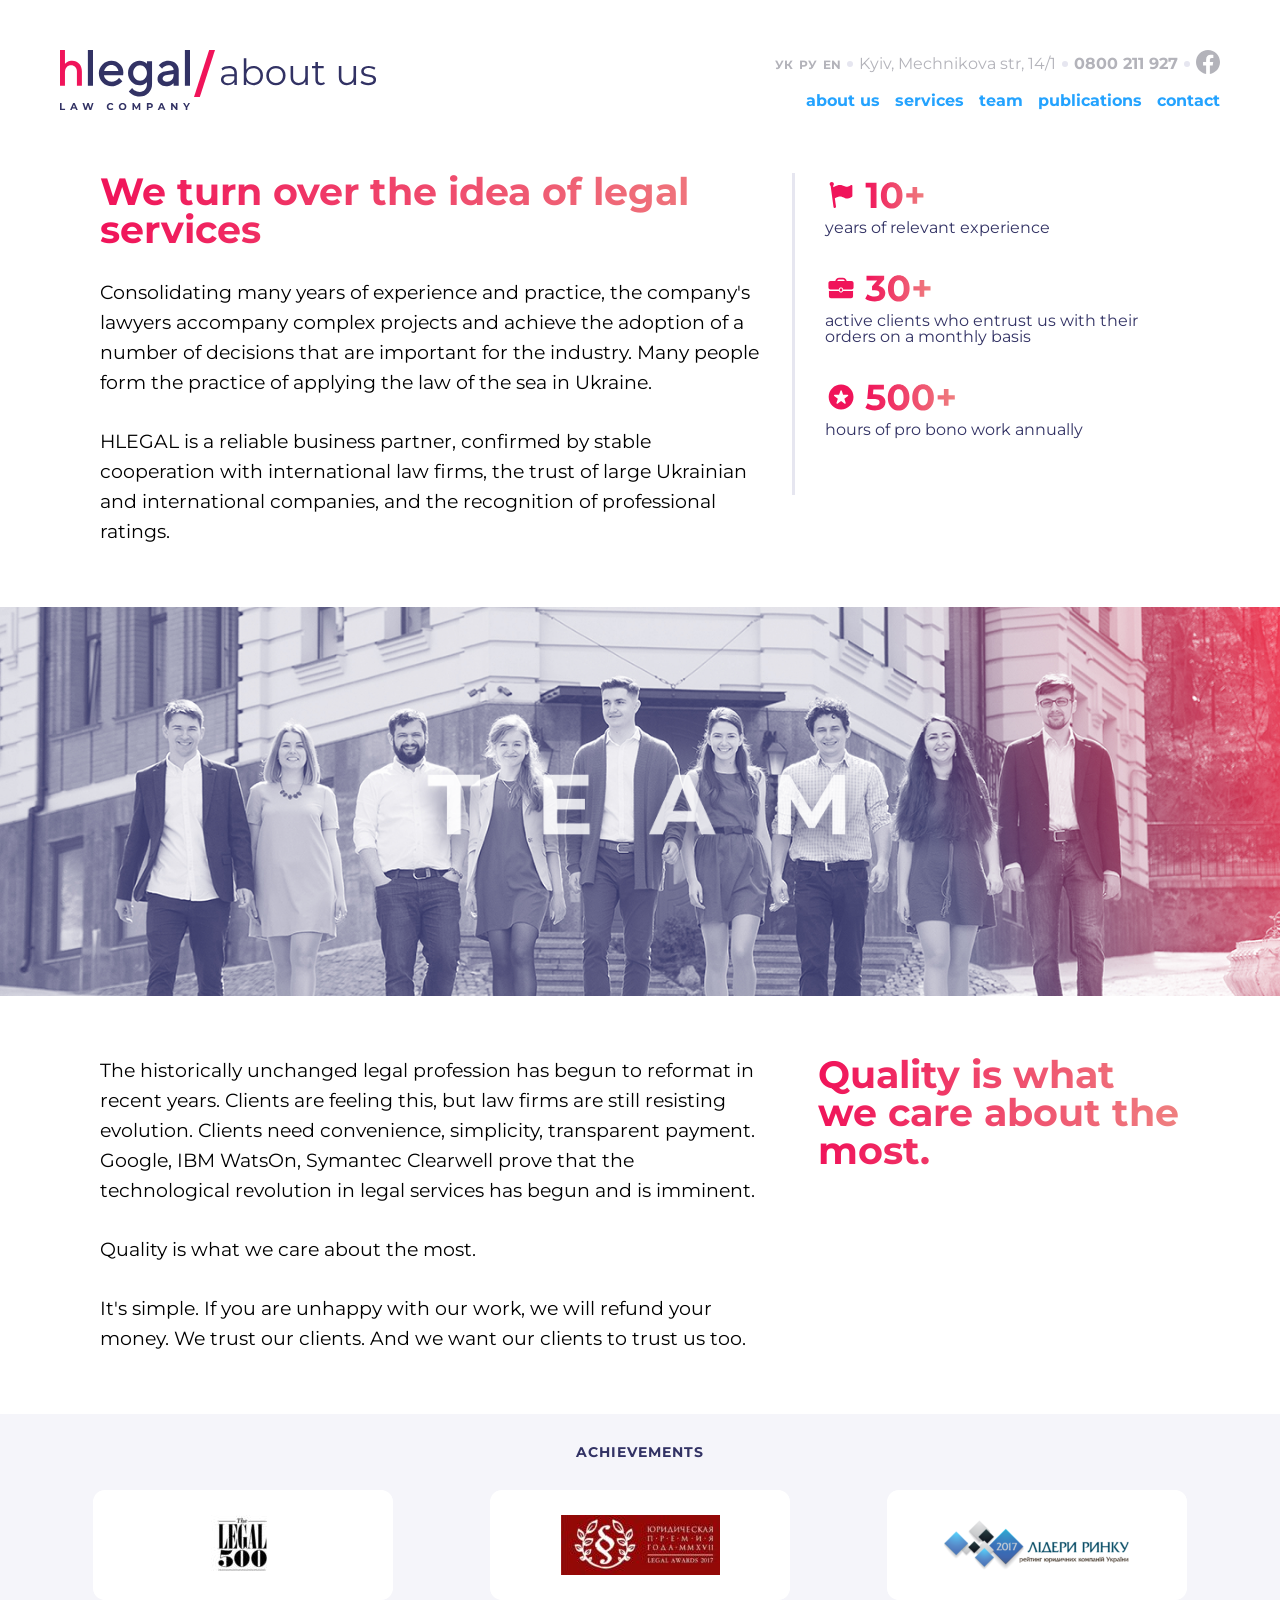
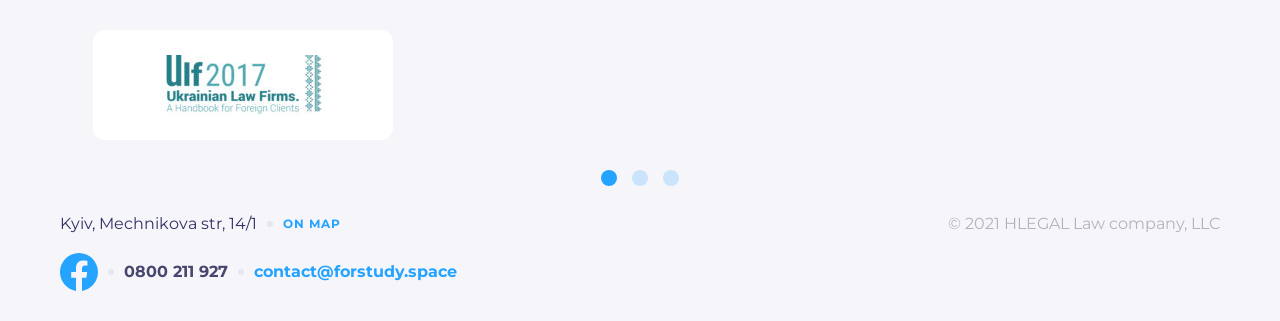
<file: about.html>
<!DOCTYPE html>
<html lang="en">

<head>
    <meta charset="UTF-8">
    <meta name="viewport" content="width=device-width, initial-scale=1.0">
    <link rel="preconnect" href="https://fonts.googleapis.com">
    <link rel="preconnect" href="https://fonts.gstatic.com" crossorigin>
    <link
        href="https://fonts.googleapis.com/css2?family=Inter:ital,opsz,wght@0,14..32,100..900;1,14..32,100..900&family=Montserrat:ital,wght@0,100..900;1,100..900&display=swap"
        rel="stylesheet">
    <link rel="stylesheet" href="./css/normalize.css">
    <link rel="stylesheet" href="./css/reset.css">
    <link rel="stylesheet" href="./css/about.css">

    <title>About</title>
</head>
<!-- HEADER -->
<header class=" header_top">
    <div class="header_meny container">
        <div class="header_logo">
            <a href="./index.html">
                <svg width="318" height="60">
                    <use xlink:href="./sprite.svg#logo_about" />
                </svg>
            </a>
        </div>
        <div class="header_contact">
            <div class="header_adress">
                <a class="language" href=""><span>УК</span></a>
                <a class="language" href=""><span>РУ</span></a>
                <a class="language" href=""><span>EN</span></a>
                <svg width="6" height="6">
                    <use xlink:href="./sprite.svg#dot" />
                </svg>
                <span>Kyiv, Mechnikova str, 14/1</span>
                <svg width="6" height="6">
                    <use xlink:href="./sprite.svg#dot" />
                </svg>
                <a class="telefon" href="tel:0800 211 927">0800 211 927</a>
                <svg width="6" height="6">
                    <use xlink:href="./sprite.svg#dot" />
                </svg>
                <a class="svg_facebook" href="https://www.facebook.com/Hillel.IT.School/?locale=ru_RU">
                    <svg width="24" height="24">
                        <use xlink:href="./sprite.svg#facebook" />
                    </svg>
                </a>
            </div>
            <div class="page">
                <a class="link_page" href="#">about us</a>
                <a class="link_page" href="./services.html">services</a>
                <a class="link_page" href="./team.html">team</a>
                <a class="link_page" href="./publications.html">publications</a>
                <a class="link_page" href="./contact.html">contact</a>
            </div>
        </div>
    </div>
</header>

<body>
    <!-- SECTION 1 -->
    <section class="section-about">
        <div class=" top_paragraf container">
            <div class="top_text">
                <h1>We turn over the idea of legal services</h1>
                <h3>Consolidating many years of experience and practice, the company's
                    lawyers accompany complex projects and achieve the adoption of a
                    number of decisions that are important for the industry. Many
                    people form the practice of applying
                    the law of the sea in Ukraine.</h3>
                <h3>HLEGAL is a reliable business partner, confirmed by stable
                    cooperation with international law firms, the trust of large
                    Ukrainian and international companies, and the recognition
                    of professional ratings.</h3>
            </div>
            <div class="top_line"></div>
            <div class="svg_info">
                <div>
                    <svg width="101" height="44">
                        <use href="./sprite.svg#flag" />
                    </svg>
                    <h3>years of relevant experience</h3>
                </div>
                <div>
                    <svg width="108" height="44">
                        <use href="./sprite.svg#bag" />
                    </svg>
                    <h3>active clients who entrust us with their orders on a monthly basis</h3>
                </div>
                <div>
                    <svg width="132" height="44">
                        <use href="./sprite.svg#star" />
                    </svg>
                    <h3>hours of pro bono work annually</h3>
                </div>
            </div>
        </div>
    </section>
    <!-- BACKGROUND-TEAM -->
    <section class="background_team">

        <img src="./img/team.png" alt="team">

    </section>
    <!-- SECTION 2 -->
    <section>
        <div class=" middle container">
            <div class="middle_text">
                <h3>
                    The historically unchanged legal profession has begun to reformat
                    in recent years. Clients are feeling this, but law firms are still
                    resisting evolution. Clients need convenience, simplicity,
                    transparent payment. Google, IBM WatsOn, Symantec Clearwell
                    prove that the technological revolution in legal services
                    has begun and is imminent.
                </h3>
                <h3>
                    Quality is what we care about the most.
                </h3>
                <h3>It's simple. If you are unhappy with our work, we will refund
                    your money. We trust our clients. And we want our clients to
                    trust us too.
                </h3>
            </div>
            <div class="middle_name">
                <h1>
                    Quality is what we care about the most.
                </h1>
            </div>
        </div>
    </section>
    <!-- SECTION 3 -->
    <section>
        <div class=" achievements_cart container">
            <div>
                <div class="achievements_box"><span class="achievements_text">achievements</span></div>
            </div>
            <div class="achievements-grid">
                <div class="achievements"><img src="./img/achievements1.png" alt="achievements"></div>
                <div class="achievements"><img src="./img/achievements2.png" alt="achievements"></div>
                <div class="achievements"><img src="./img/achievements3.png" alt="achievements"></div>
                <div class="achievements"><img src="./img/achievements4.png" alt="achievements"></div>
            </div>
            <div class="svg_ellipse">
                <svg class="ellipse" width="16" height="16">
                    <use href="./sprite.svg#ellipse" />
                </svg>
                <svg class="ellipse_opacity" width="16" height="16">
                    <use href="./sprite.svg#ellipse" />
                </svg>
                <svg class="ellipse_opacity" width="16" height="16">
                    <use href="./sprite.svg#ellipse" />
                </svg>
            </div>
        </div>
    </section>
    <!-- FOOTER -->
    <footer>
        <div class="footer_publications container">
            <div class="footer_info">
                <div>
                    <div class="footer_up">
                        <span class="footer_text">Kyiv, Mechnikova str, 14/1</span>
                        <svg width="6" height="6">
                            <use href="./sprite.svg#dot" />
                        </svg>
                        <a class="footer_map" href="#">On map</a>
                    </div>
                    <div class="footer_facebook">
                        <a class="svg_facebook_b" href="https://www.facebook.com/Hillel.IT.School/?locale=ru_RU">
                            <svg width="38" height="38">
                                <use xlink:href="./sprite.svg#facebook_b" />
                            </svg>
                        </a>
                        <svg width="6" height="6">
                            <use href="./sprite.svg#dot" />
                        </svg>
                        <a class="telefon" href="tel:0800 211 927">0800 211 927</a>
                        <svg width="6" height="6">
                            <use href="./sprite.svg#dot" />
                        </svg>
                        <a class="email" href="mailto:contact@forstudy.space">contact@forstudy.space</a>
                    </div>
                </div>
                <div>
                    <h6 class="end_text">© 2021 HLEGAL Law company, LLC</h6>
                </div>
            </div>
        </div>
    </footer>
</body>

</html>
</file>
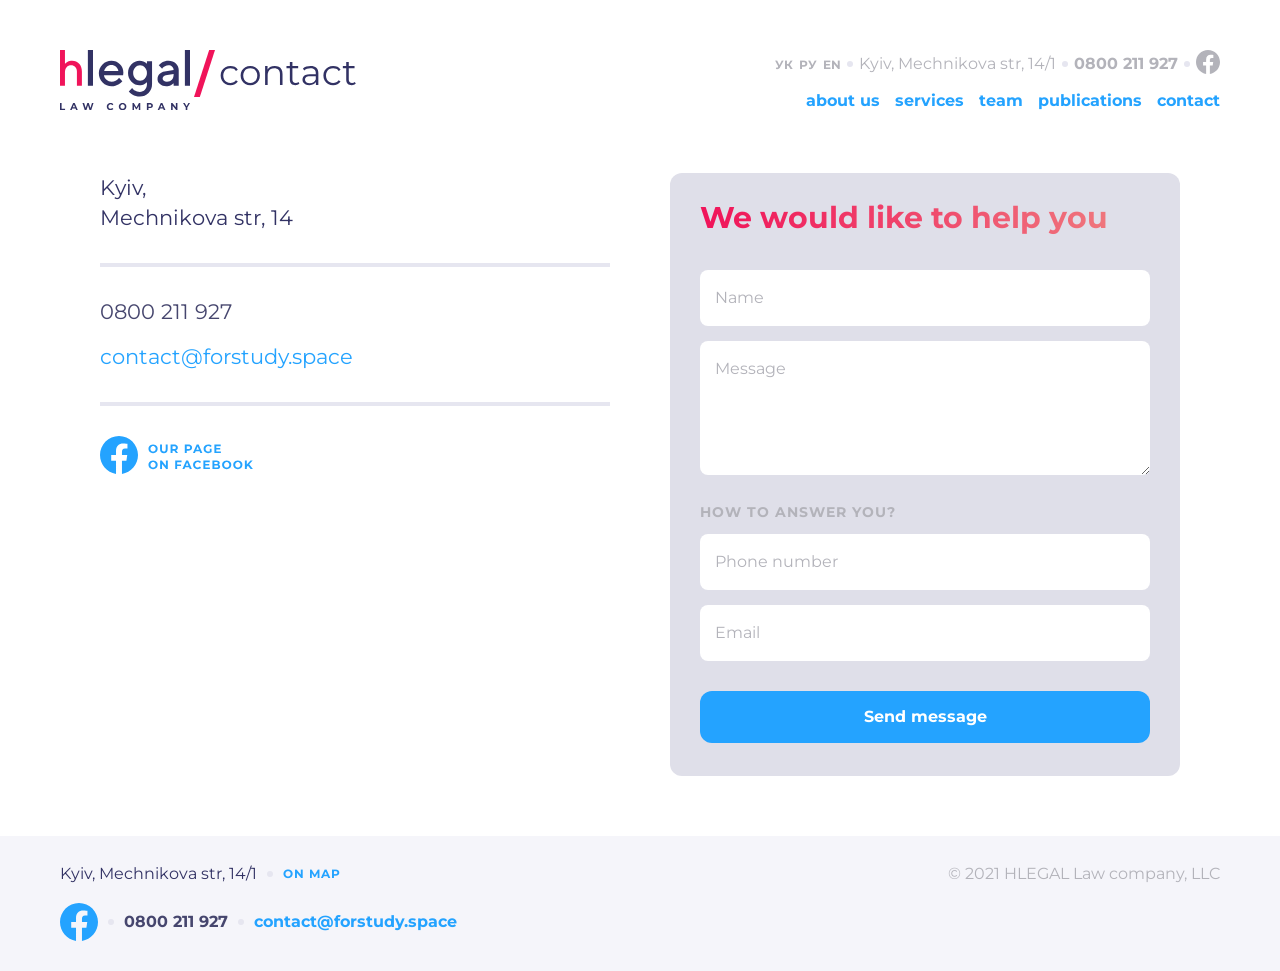
<file: contact.html>
<!DOCTYPE html>
<html lang="en">

<head>
    <meta charset="UTF-8">
    <meta name="viewport" content="width=device-width, initial-scale=1.0">
    <link rel="preconnect" href="https://fonts.googleapis.com">
    <link rel="preconnect" href="https://fonts.gstatic.com" crossorigin>
    <link
        href="https://fonts.googleapis.com/css2?family=Inter:ital,opsz,wght@0,14..32,100..900;1,14..32,100..900&family=Montserrat:ital,wght@0,100..900;1,100..900&display=swap"
        rel="stylesheet">
    <link rel="stylesheet" href="./css/normalize.css">
    <link rel="stylesheet" href="./css/reset.css">
    <link rel="stylesheet" href="./css/contact.css">
    <title>Contact</title>
</head>
<!-- HEADER -->
<header class=" header_top">
    <div class="header_meny container">
        <div class="header_logo">
            <a href="./index.html">
                <svg width="297" height="60">
                    <use xlink:href="./sprite.svg#logo_contact" />
                </svg>
            </a>
        </div>
        <div class="header_contact">
            <div class="header_adress">
                <a class="language" href=""><span>УК</span></a>
                <a class="language" href=""><span>РУ</span></a>
                <a class="language" href=""><span>EN</span></a>
                <svg width="6" height="6">
                    <use xlink:href="./sprite.svg#dot" />
                </svg>
                <span>Kyiv, Mechnikova str, 14/1</span>
                <svg width="6" height="6">
                    <use xlink:href="./sprite.svg#dot" />
                </svg>
                <a class="telefon" href="tel:0800 211 927">0800 211 927</a>
                <svg width="6" height="6">
                    <use xlink:href="./sprite.svg#dot" />
                </svg>
                <a class="svg_facebook" href="https://www.facebook.com/Hillel.IT.School/?locale=ru_RU">
                    <svg width="24" height="24">
                        <use xlink:href="./sprite.svg#facebook" />
                    </svg>
                </a>
            </div>
            <div class="page">
                <a class="link_page" href="./about.html">about us</a>
                <a class="link_page" href="./services.html">services</a>
                <a class="link_page" href="./team.html">team</a>
                <a class="link_page" href="./publications.html">publications</a>
                <a class="link_page" href="#">contact</a>
            </div>
        </div>
    </div>
</header>

<body>
    <!-- SECTION 1 -->
    <section>
        <div class="container">
            <div class="contact_box">
                <div class="info_contact">
                    <h3>Kyiv,<br> Mechnikova str, 14</h3>
                    <span class="line_footer"></span>
                    <div class="contact_to">
                        <a class="telefon" href="tel:0800 211 927">0800 211 927</a>
                        <a class="email" href="mailto:contact@forstudy.space">contact@forstudy.space</a>
                    </div>
                    <span class="line_footer"></span>
                    <a href="https://www.facebook.com/Hillel.IT.School/?locale=ru_RU">
                        <svg width="153" height="38">
                            <use href="sprite.svg#facebook_text" />
                        </svg>
                    </a>
                </div>
                <div class="background_form">
                    <div class="background_text">
                        <h1>We would like to help you</h1>
                        <form class="contact-form">
                            <div class="text-input">
                                <input type="text" name="name" placeholder="Name" required>

                                <textarea name="message" placeholder="Message" rows="4"></textarea>
                            </div>
                            <div class="contact-send">
                                <p class="form-subtitle">How to answer you?</p>

                                <input type="tel" name="phone" placeholder="Phone number" required>

                                <input type="email" name="email" placeholder="Email" required>
                            </div>
                            <button type="submit">Send message</button>

                        </form>
                    </div>
                </div>
            </div>
        </div>
    </section>
    <!-- FOOTER -->
    <footer>
        <div class="footer_publications container">
            <div class="footer_info">
                <div>
                    <div class="footer_up">
                        <span class="footer_text">Kyiv, Mechnikova str, 14/1</span>
                        <svg width="6" height="6">
                            <use href="./sprite.svg#dot" />
                        </svg>
                        <a class="footer_map" href="#">On map</a>
                    </div>
                    <div class="footer_facebook">
                        <a class="svg_facebook_b" href="https://www.facebook.com/Hillel.IT.School/?locale=ru_RU">
                            <svg width="38" height="38">
                                <use xlink:href="./sprite.svg#facebook_b" />
                            </svg>
                        </a>
                        <svg width="6" height="6">
                            <use href="./sprite.svg#dot" />
                        </svg>
                        <a class="telefon" href="tel:0800 211 927">0800 211 927</a>
                        <svg width="6" height="6">
                            <use href="./sprite.svg#dot" />
                        </svg>
                        <a class="email" href="mailto:contact@forstudy.space">contact@forstudy.space</a>
                    </div>
                </div>
                <div>
                    <h6 class="end_text">© 2021 HLEGAL Law company, LLC</h6>
                </div>
            </div>
        </div>
    </footer>
</body>

</html>
</file>
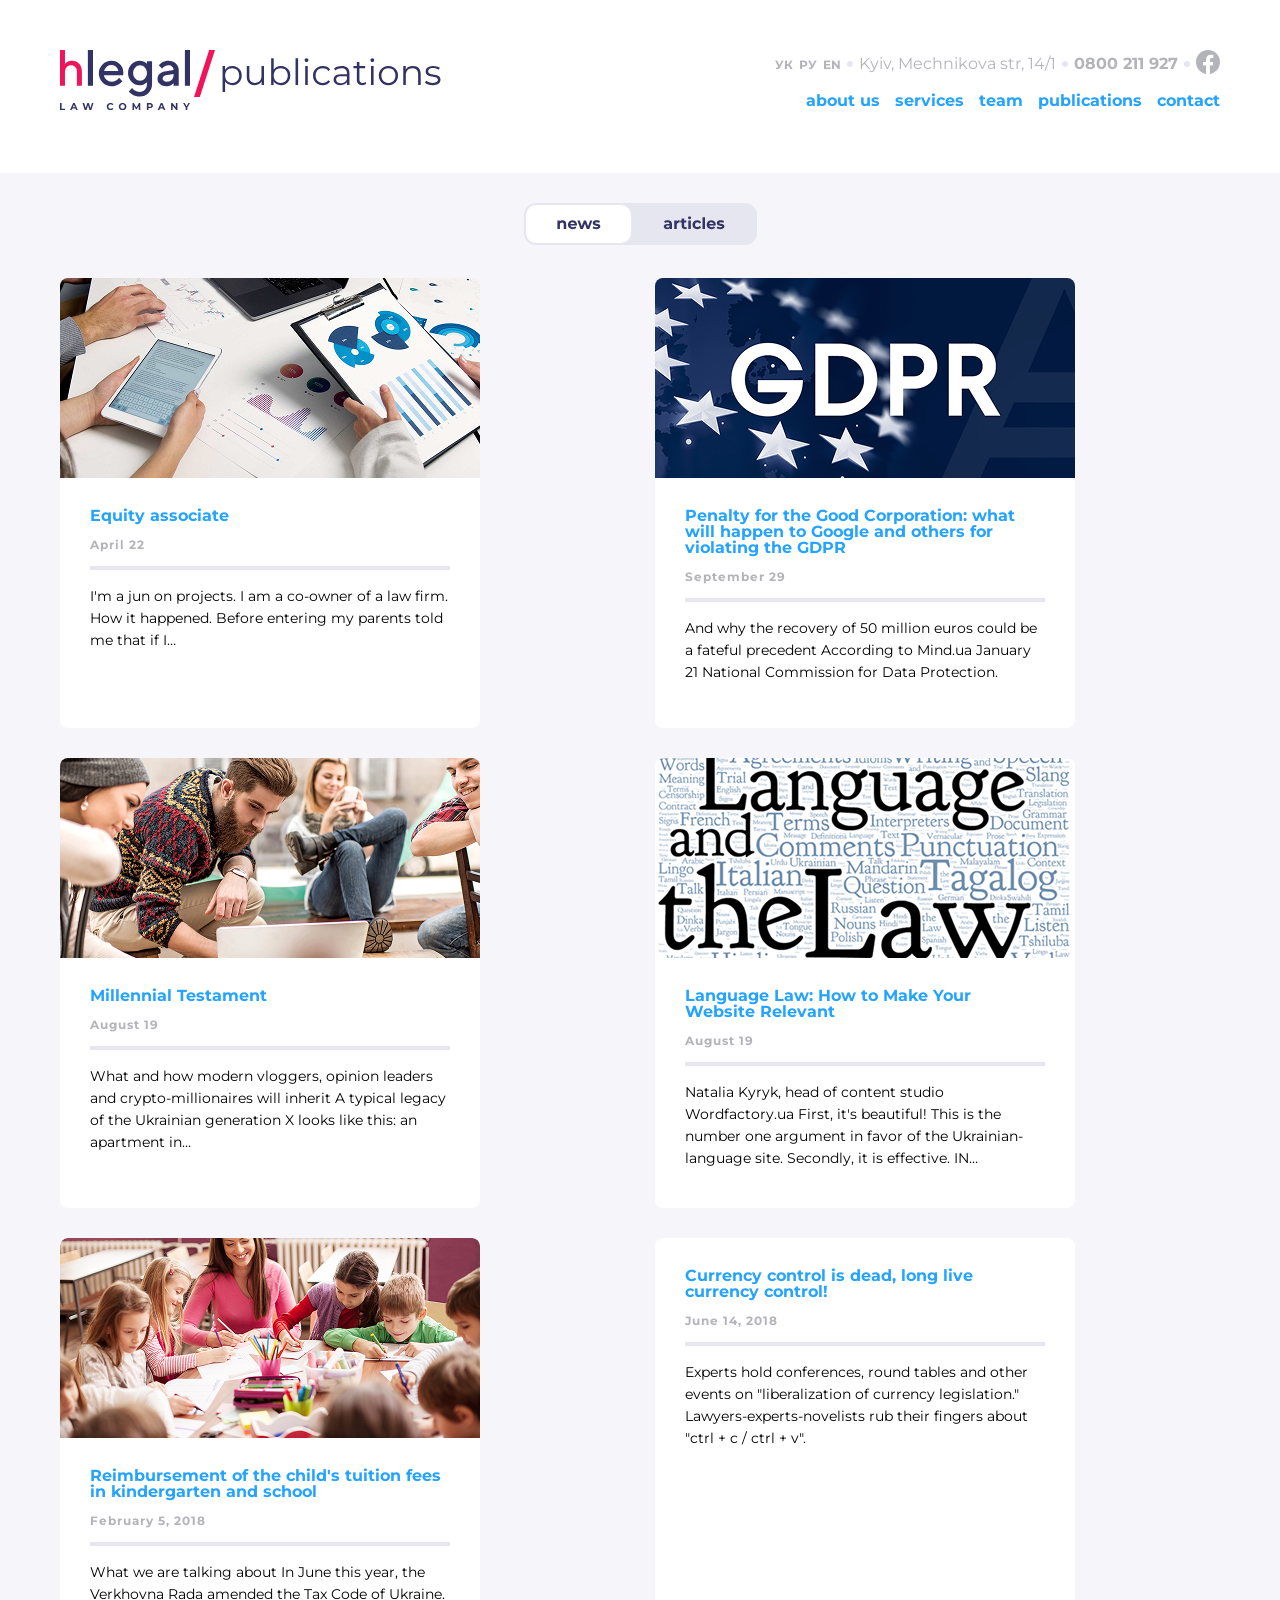
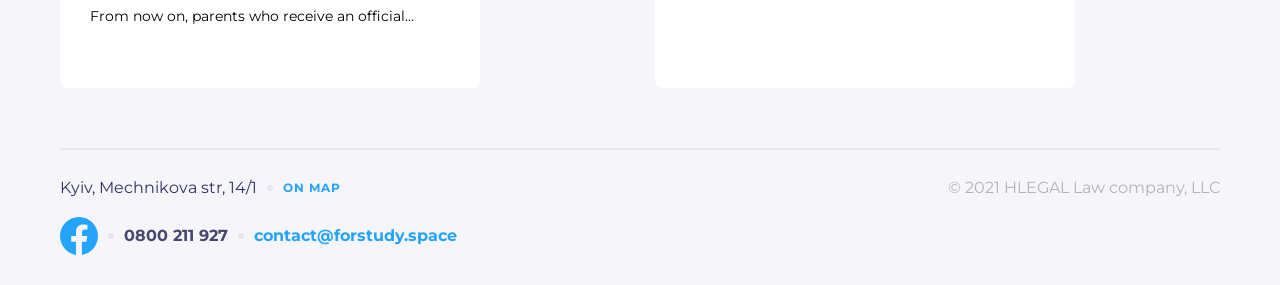
<file: publications.html>
<!DOCTYPE html>
<html lang="en">

<head>
    <meta charset="UTF-8">
    <meta name="viewport" content="width=device-width, initial-scale=1.0">
    <link rel="preconnect" href="https://fonts.googleapis.com">
    <link rel="preconnect" href="https://fonts.gstatic.com" crossorigin>
    <link
        href="https://fonts.googleapis.com/css2?family=Inter:ital,opsz,wght@0,14..32,100..900;1,14..32,100..900&family=Montserrat:ital,wght@0,100..900;1,100..900&display=swap"
        rel="stylesheet">
    <link rel="stylesheet" href="./css/normalize.css">
    <link rel="stylesheet" href="./css/reset.css">
    <link rel="stylesheet" href="./css/publications.css">
    <title>Publications</title>
</head>
<!-- HEADER -->
<header class=" header_top">
    <div class="header_meny container">
        <div class="header_logo">
            <a href="./index.html">
                <svg width="382" height="60">
                    <use xlink:href="./sprite.svg#logo_publications" />
                </svg>
            </a>
        </div>
        <div class="header_contact">
            <div class="header_adress">
                <a class="language" href=""><span>УК</span></a>
                <a class="language" href=""><span>РУ</span></a>
                <a class="language" href=""><span>EN</span></a>
                <svg width="6" height="6">
                    <use xlink:href="./sprite.svg#dot" />
                </svg>
                <span>Kyiv, Mechnikova str, 14/1</span>
                <svg width="6" height="6">
                    <use xlink:href="./sprite.svg#dot" />
                </svg>
                <a class="telefon" href="tel:0800 211 927">0800 211 927</a>
                <svg width="6" height="6">
                    <use xlink:href="./sprite.svg#dot" />
                </svg>
                <a class="svg_facebook" href="https://www.facebook.com/Hillel.IT.School/?locale=ru_RU">
                    <svg width="24" height="24">
                        <use xlink:href="./sprite.svg#facebook" />
                    </svg>
                </a>
            </div>
            <div class="page">
                <a class="link_page" href="./about.html">about us</a>
                <a class="link_page" href="./services.html">services</a>
                <a class="link_page" href="./team.html">team</a>
                <a class="link_page" href="#">publications</a>
                <a class="link_page" href="./contact.html">contact</a>
            </div>
        </div>
    </div>
</header>

<body>
    <!-- SECTION 1 -->
    <section class="publications-section">
        <div class="container">
            <div class="publications_box">
                <svg width="233" height="42">
                    <use href="./sprite.svg#news" />
                </svg>
            </div>

            <div class="publications-grid">
                <div class="background_cart">
                    <div class="publications_card"><img src="./img/publications1.png" alt="team_card"></div>
                    <div class="publications_element">
                        <div class="publications_text">
                            <h3>Equity associate</h3>
                            <h4>April 22</h4>
                            <span></span>
                            <h5>I'm a jun on projects. I am a co-owner of
                                a law firm. How it happened. Before entering
                                my parents told me that if I…</h5>
                        </div>
                    </div>
                </div>
                <div class="background_cart">
                    <div class="publications_card"><img src="./img/publications2.png" alt="team_card"></div>
                    <div class="publications_element">
                        <div class="publications_text">
                            <h3>Penalty for the Good Corporation: what will
                                happen to Google and others for violating
                                the GDPR</h3>
                            <h4>September 29</h4>
                            <span></span>
                            <h5>And why the recovery of 50 million euros could
                                be a fateful precedent According to Mind.ua
                                January 21 National Commission for Data
                                Protection.</h5>
                        </div>
                    </div>
                </div>
                <div class="background_cart">
                    <div class="publications_card"><img src="./img/publications3.png" alt="team_card"></div>
                    <div class="publications_element">
                        <div class="publications_text">
                            <h3>Millennial Testament</h3>
                            <h4>August 19</h4>
                            <span></span>
                            <h5>What and how modern vloggers, opinion leaders
                                and crypto-millionaires will inherit A typical
                                legacy of the Ukrainian generation X looks like
                                this: an apartment in…</h5>
                        </div>
                    </div>
                </div>
                <div class="background_cart">
                    <div class="publications_card"><img src="./img/publications4.png" alt="team_card"></div>
                    <div class="publications_element">
                        <div class="publications_text">
                            <h3>Language Law: How to Make Your Website Relevant</h3>
                            <h4>August 19</h4>
                            <span></span>
                            <h5>Natalia Kyryk, head of content studio
                                Wordfactory.ua First, it's beautiful!
                                This is the number one argument in favor
                                of the Ukrainian-language site. Secondly,
                                it is effective. IN…</h5>
                        </div>
                    </div>
                </div>
                <div class="background_cart">
                    <div class="publications_card"><img src="./img/publications5.png" alt="team_card"></div>
                    <div class="publications_element">
                        <div class="publications_text">
                            <h3>Reimbursement of the child's tuition fees
                                in kindergarten and school</h3>
                            <h4>February 5, 2018</h4>
                            <span></span>
                            <h5>What we are talking about In June this year,
                                the Verkhovna Rada amended the Tax Code of
                                Ukraine. From now on, parents who receive an
                                official…</h5>
                        </div>
                    </div>
                </div>
                <div class="background_cart">
                    <div class="publications_element">
                        <div class="publications_text">
                            <h3>Currency control is dead,
                                long live currency control!</h3>
                            <h4>June 14, 2018</h4>
                            <span></span>
                            <h5>Experts hold conferences, round tables and
                                other events on "liberalization of currency
                                legislation." Lawyers-experts-novelists rub
                                their fingers about "ctrl + c / ctrl + v".</h5>
                        </div>
                    </div>
                </div>

            </div>
        </div>
    </section>
    <!-- FOOTER -->
    <footer>
        <div class="footer_publications container">
            <span class="line_footer"></span>
            <div class="footer_info">
                <div>
                    <div class="footer_up">
                        <span class="footer_text">Kyiv, Mechnikova str, 14/1</span>
                        <svg width="6" height="6">
                            <use href="./sprite.svg#dot" />
                        </svg>
                        <a class="footer_map" href="#">On map</a>
                    </div>
                    <div class="footer_facebook">
                        <a class="svg_facebook_b" href="https://www.facebook.com/Hillel.IT.School/?locale=ru_RU">
                            <svg width="38" height="38">
                                <use xlink:href="./sprite.svg#facebook_b" />
                            </svg>
                        </a>
                        <svg width="6" height="6">
                            <use href="./sprite.svg#dot" />
                        </svg>
                        <a class="telefon" href="tel:0800 211 927">0800 211 927</a>
                        <svg width="6" height="6">
                            <use href="./sprite.svg#dot" />
                        </svg>
                        <a class="email" href="mailto:contact@forstudy.space">contact@forstudy.space</a>
                    </div>
                </div>
                <div>
                    <h6 class="end_text">© 2021 HLEGAL Law company, LLC</h6>
                </div>
            </div>
        </div>
    </footer>
</body>

</html>
</file>
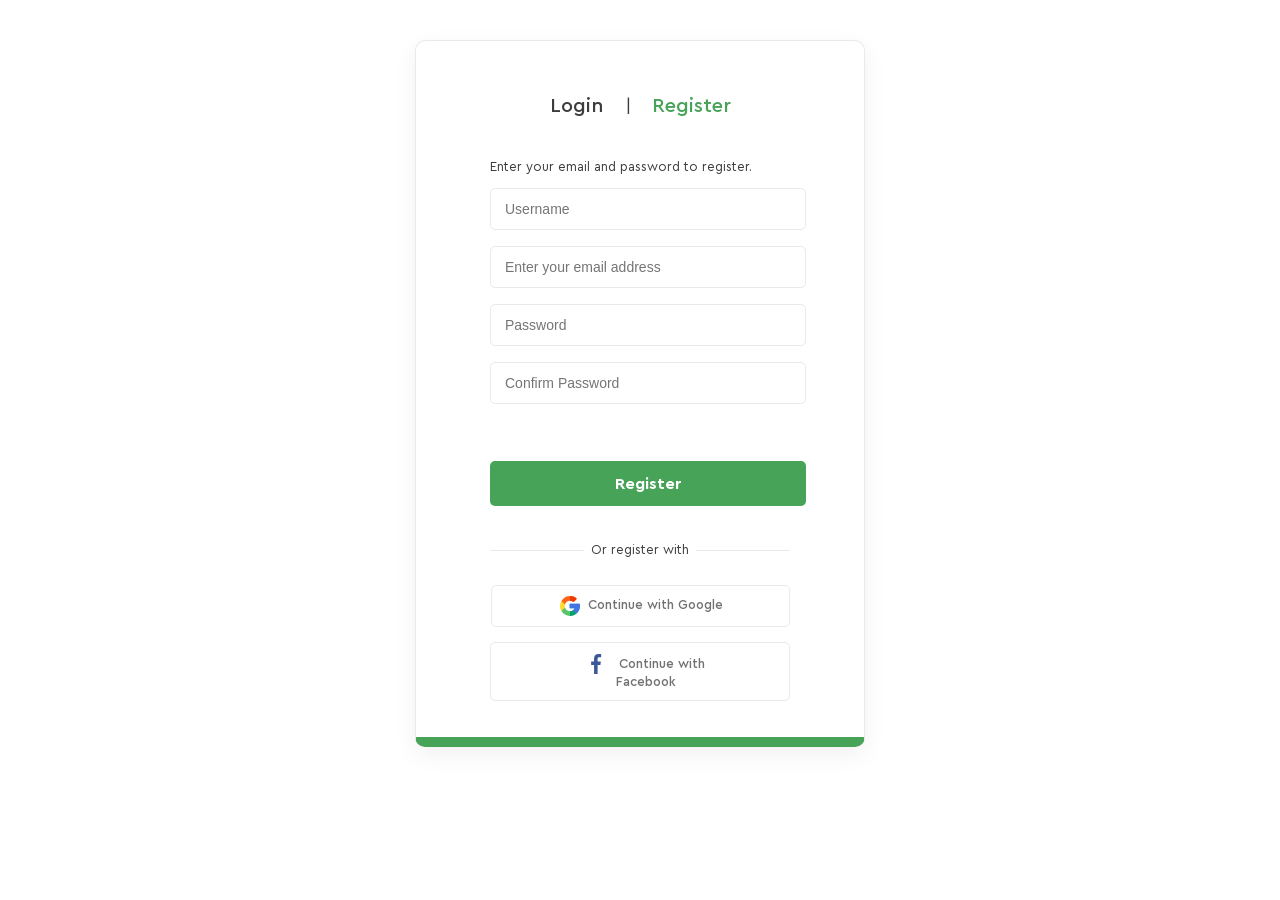
<file: registration.html>
<!DOCTYPE html>
<html lang="en">

<head>
    <meta charset="UTF-8">
    <meta name="viewport" content="width=device-width, initial-scale=1.0">
    <link rel="stylesheet" href="./css/fonts.css">
    <link rel="stylesheet" href="./css/all.css">
    <title>Document</title>
</head>

<body>
    <div class="preloader"></div>
    <div class="a_body">
        <form>
            <header class="a_header">
                <section class="ad_header">

                    <div>
                        <button class="s_header"> Login </button>
                        <span class="sp_header">|</span>
                        <button class="spa_header"> Register </button>

                    </div>
                </section>
            </header>
            <main>
                <section class="in_section">
                    <div>
                        <p class="p_header">Enter your email and password to register.</p>
                    </div>
                    <div class="in_text">
                        <input class="a_input" type="text" id="username" placeholder="Username">

                    </div>
                    <div class="in_text"><input class="a_input" type="email" id="email"
                            placeholder="Enter your email address">
                    </div>
                    <div class="in_text"><input class="a_input" type="password" id="password" placeholder="Password">
                    </div>
                    <div class="in_text"><input class="a_input" type="password" id="confirm_password"
                            placeholder="Confirm Password">
                    </div>
                </section>

                <footer class="in_footer">
                    <div>
                        <button class="a_footer">
                            <span class="footer_register">Register</span>
                        </button>
                    </div>

                    <div class="or_block">
                        <div class="line"></div>
                        <span class="footer_k_text">Or register with</span>
                        <div class="line"></div>
                    </div>
                    <div class="footer_img">
                        <button class="b_footer">
                            <img class="image_b" src="./img/google.svg" alt="google.svg"> <span>Continue with
                                Google</span>
                        </button>
                    </div>
                    <div>
                        <button class="bc_footer">
                            <img class="image_bc" src="./img/facebook.svg" alt="facebook.svg"> <span>Continue with
                                Facebook</span>
                        </button>

                    </div>

                </footer>

            </main>
        </form>
        <script>
            setTimeout(() => {
                document.querySelector('.preloader').classList.add('hidden')
                document.querySelector('.body').style.pointerEvents = 'active'
            }, 500)   
        </script>
    </div>
</body>

</html>
</file>
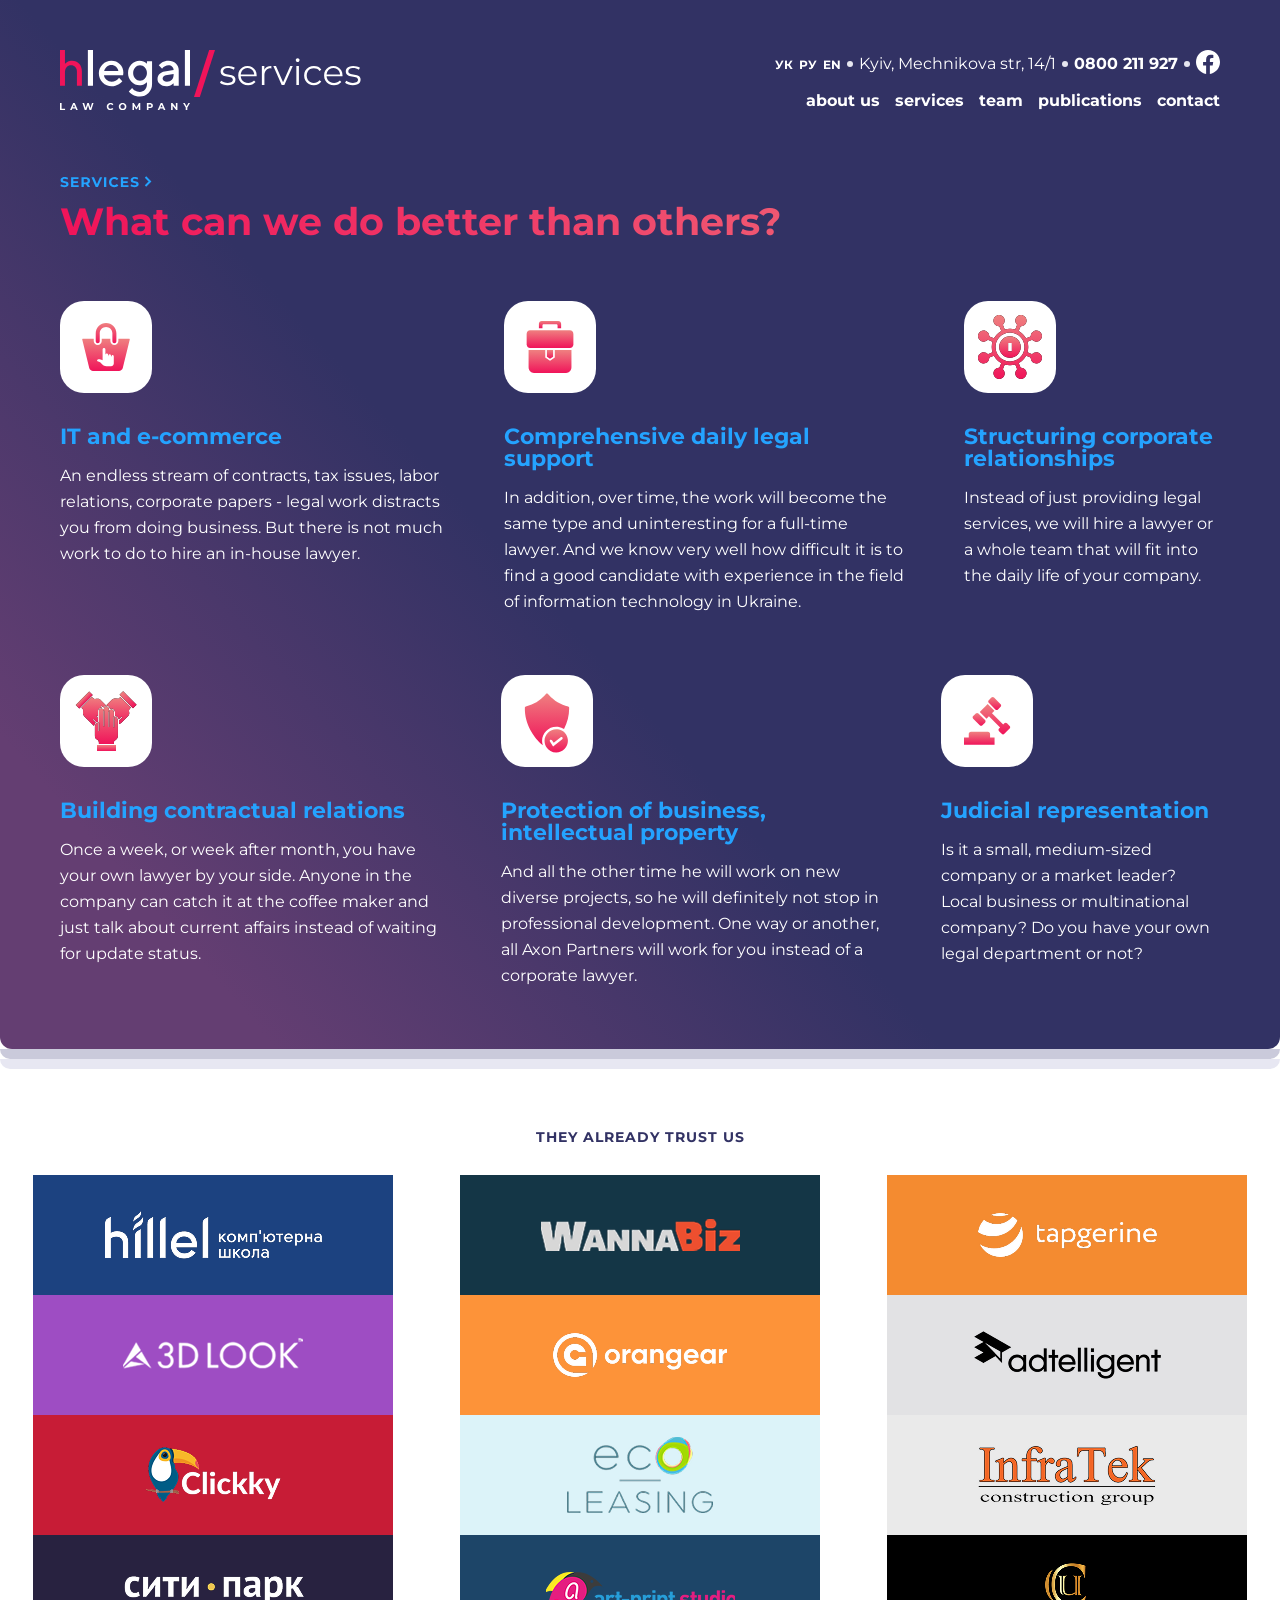
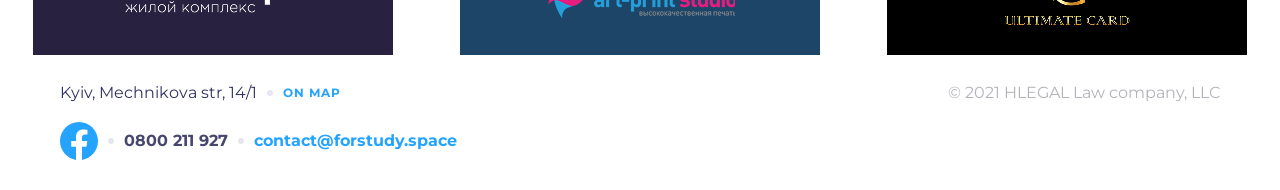
<file: services.html>
<!DOCTYPE html>
<html lang="en">

<head>
    <meta charset="UTF-8">
    <meta name="viewport" content="width=device-width, initial-scale=1.0">
    <link rel="preconnect" href="https://fonts.googleapis.com">
    <link rel="preconnect" href="https://fonts.gstatic.com" crossorigin>
    <link
        href="https://fonts.googleapis.com/css2?family=Inter:ital,opsz,wght@0,14..32,100..900;1,14..32,100..900&family=Montserrat:ital,wght@0,100..900;1,100..900&display=swap"
        rel="stylesheet">
    <link rel="stylesheet" href="./css/normalize.css">
    <link rel="stylesheet" href="./css/reset.css">
    <link rel="stylesheet" href="./css/services.css">
    <title>Services</title>
</head>

<body>
    <section class="page-bg">
        <!-- HEADER -->
        <header class=" header_top">
            <div class="header_meny container">
                <div class="header_logo">
                    <a href="./index.html">
                        <svg width="302" height="60">
                            <use xlink:href="./sprite.svg#logo_services" />
                        </svg>
                    </a>
                </div>
                <div class="header_contact">
                    <div class="header_adress">
                        <a class="language" href=""><span>УК</span></a>
                        <a class="language" href=""><span>РУ</span></a>
                        <a class="language" href=""><span>EN</span></a>
                        <svg width="6" height="6">
                            <use xlink:href="./sprite.svg#dot" />
                        </svg>
                        <span>Kyiv, Mechnikova str, 14/1</span>
                        <svg width="6" height="6">
                            <use xlink:href="./sprite.svg#dot" />
                        </svg>
                        <a class="telefon" href="tel:0800 211 927">0800 211 927</a>
                        <svg width="6" height="6">
                            <use xlink:href="./sprite.svg#dot" />
                        </svg>
                        <a class="svg_facebook" href="https://www.facebook.com/Hillel.IT.School/?locale=ru_RU">
                            <svg width="24" height="24">
                                <use xlink:href="./sprite.svg#facebook" />
                            </svg>
                        </a>
                    </div>
                    <div class="page">
                        <a class="link_page" href="./about.html">about us</a>
                        <a class="link_page" href="#">services</a>
                        <a class="link_page" href="./team.html">team</a>
                        <a class="link_page" href="./publications.html">publications</a>
                        <a class="link_page" href="./contact.html">contact</a>
                    </div>
                </div>
            </div>
        </header>
        <!-- SECTION 1 -->
        <section class="services_box">
            <div class="services_blok container">
                <div class="services_link">
                    <a href="#" class="svg_services">
                        <svg class="icon-services" width="94" height="17">
                            <use xlink:href="./sprite.svg#services" />
                        </svg></a>
                    <h2>What can we do better than others?</h2>
                </div>
                <div class="services_info">
                    <div class="services_paragraph">
                        <svg width="92" height="92">
                            <use xlink:href="./sprite.svg#services1" />
                        </svg>
                        <div class="services_frame">
                            <a href="#">
                                <h3>IT and e-commerce</h3>
                            </a>
                            <h4>An endless stream of contracts, tax issues, labor relations, corporate papers
                                - legal work distracts you from doing business. But there is not much work to
                                do to hire an in-house lawyer.
                            </h4>
                        </div>
                    </div>
                    <div class="services_paragraph">
                        <svg width="92" height="92">
                            <use xlink:href="./sprite.svg#services2" />
                        </svg>
                        <div class="services_frame">
                            <a href="#">
                                <h3>Comprehensive daily
                                    legal support</h3>
                            </a>
                            <h4>In addition, over time, the work will become the same type and uninteresting
                                for a full-time lawyer. And we know very well how difficult it is to find a
                                good candidate with experience in the field of information technology in
                                Ukraine.
                            </h4>
                        </div>
                    </div>
                    <div class="services_paragraph">
                        <svg width="92" height="92">
                            <use xlink:href="./sprite.svg#services3" />
                        </svg>
                        <div class="services_frame">
                            <a href="#">
                                <h3>Structuring corporate relationships</h3>
                            </a>
                            <h4>Instead of just providing legal services, we will hire a lawyer or a whole
                                team that will fit into the daily life of your company.
                            </h4>
                        </div>
                    </div>
                </div>

                <div class="services_info">
                    <div class="services_paragraph">
                        <svg width="92" height="92">
                            <use xlink:href="./sprite.svg#services4" />
                        </svg>
                        <div class="services_frame">
                            <a href="#">
                                <h3>Building contractual relations</h3>
                            </a>
                            <h4>Once a week, or week after month, you have your own lawyer by your side.
                                Anyone in the company can catch it at the coffee maker and just talk
                                about current affairs instead of waiting for update status.
                            </h4>
                        </div>
                    </div>
                    <div class="services_paragraph">
                        <svg width="92" height="92">
                            <use xlink:href="./sprite.svg#services5" />
                        </svg>
                        <div class="services_frame">
                            <a href="#">
                                <h3>Protection of business, intellectual property</h3>
                            </a>
                            <h4>And all the other time he will work on new diverse projects, so he will
                                definitely not stop in professional development. One way or another,
                                all Axon Partners will work for you instead of a corporate lawyer.
                            </h4>
                        </div>
                    </div>
                    <div class="services_paragraph">
                        <svg width="92" height="92">
                            <use xlink:href="./sprite.svg#services6" />
                        </svg>
                        <div class="services_frame">
                            <a href="#">
                                <h3>Judicial representation</h3>
                            </a>
                            <h4>Is it a small, medium-sized company or a market leader? Local business
                                or multinational company? Do you have your own legal department or not?
                            </h4>
                        </div>
                    </div>
                </div>
            </div>
        </section>
    </section>
    <!-- SECTION 2 -->
    <section>
        <div class="line_top">
        </div>
        <div class="line_top2">
    </section>

    <!-- SECTION 3 -->
    <section class="partners">
        <div class="container_partner">
            <div class="partner_box"><span class="partner_text">They already trust us</span></div>
            <div class="partners-grid">
                <div class="partner"><img src="./img/partner1.png" alt="partner"></div>
                <div class="partner"><img src="./img/partner2.png" alt="partner"></div>
                <div class="partner"><img src="./img/partner3.png" alt="partner"></div>
                <div class="partner"><img src="./img/partner4.png" alt="partner"></div>
                <div class="partner"><img src="./img/partner5.png" alt="partner"></div>
                <div class="partner"><img src="./img/partner6.png" alt="partner"></div>
                <div class="partner"><img src="./img/partner7.png" alt="partner"></div>
                <div class="partner"><img src="./img/partner8.png" alt="partner"></div>
                <div class="partner"><img src="./img/partner9.png" alt="partner"></div>
                <div class="partner"><img src="./img/partner10.png" alt="partner"></div>
                <div class="partner"><img src="./img/partner11.png" alt="partner"></div>
                <div class="partner"><img src="./img/partner12.png" alt="partner"></div>
            </div>
        </div>
    </section>
    <!-- FOOTER -->
    <footer>
        <div class="footer_publications container">
            <div class="footer_info">
                <div>
                    <div class="footer_up">
                        <span class="footer_text">Kyiv, Mechnikova str, 14/1</span>
                        <svg width="6" height="6">
                            <use href="./sprite.svg#dot" />
                        </svg>
                        <a class="footer_map" href="#">On map</a>
                    </div>
                    <div class="footer_facebook">
                        <a class="svg_facebook_b" href="https://www.facebook.com/Hillel.IT.School/?locale=ru_RU">
                            <svg width="38" height="38">
                                <use xlink:href="./sprite.svg#facebook_b" />
                            </svg>
                        </a>
                        <svg width="6" height="6">
                            <use href="./sprite.svg#dot" />
                        </svg>
                        <a class="telefon" href="tel:0800 211 927">0800 211 927</a>
                        <svg width="6" height="6">
                            <use href="./sprite.svg#dot" />
                        </svg>
                        <a class="email" href="mailto:contact@forstudy.space">contact@forstudy.space</a>
                    </div>
                </div>
                <div>
                    <h6 class="end_text">© 2021 HLEGAL Law company, LLC</h6>
                </div>
            </div>
        </div>
    </footer>
</body>

</html>
</file>
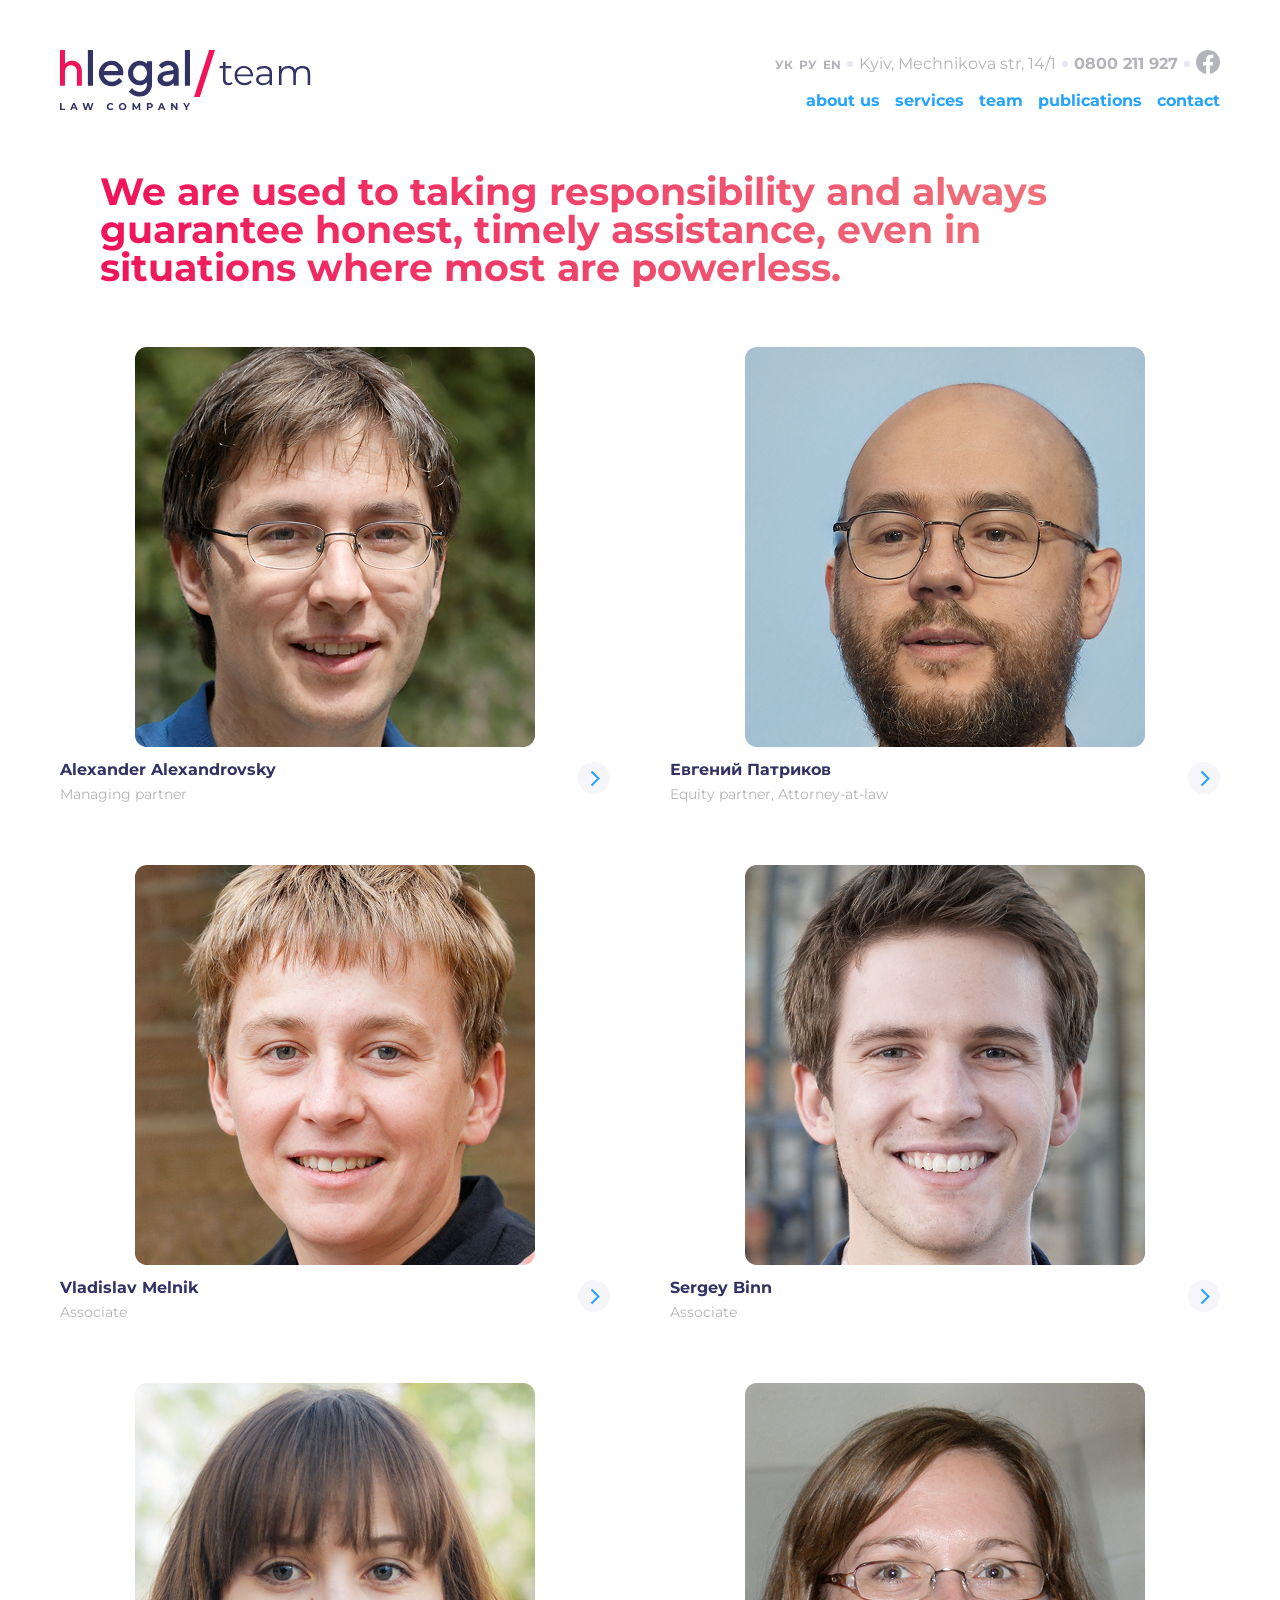
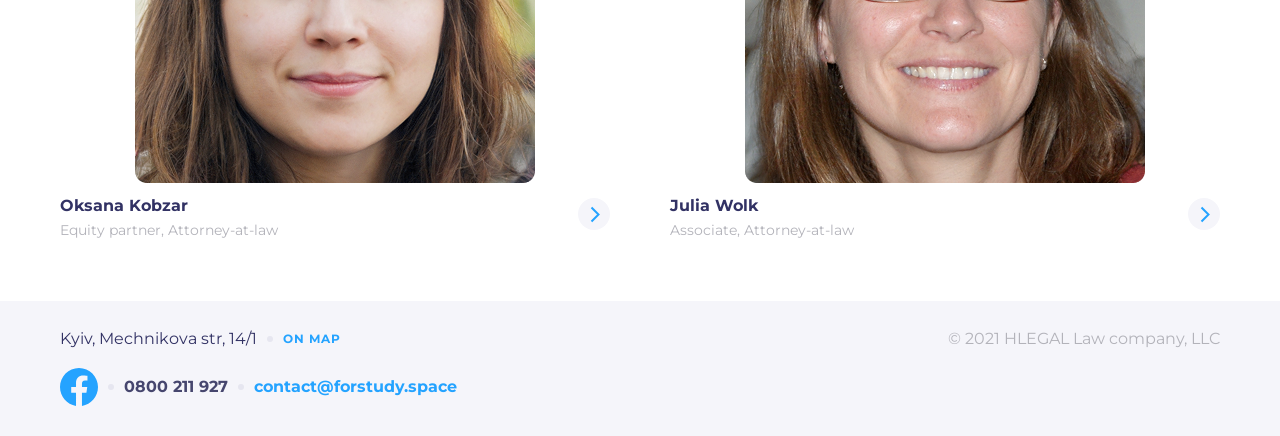
<file: team.html>
<!DOCTYPE html>
<html lang="en">

<head>
    <meta charset="UTF-8">
    <meta name="viewport" content="width=device-width, initial-scale=1.0">
    <link rel="preconnect" href="https://fonts.googleapis.com">
    <link rel="preconnect" href="https://fonts.gstatic.com" crossorigin>
    <link
        href="https://fonts.googleapis.com/css2?family=Inter:ital,opsz,wght@0,14..32,100..900;1,14..32,100..900&family=Montserrat:ital,wght@0,100..900;1,100..900&display=swap"
        rel="stylesheet">
    <link rel="stylesheet" href="./css/normalize.css">
    <link rel="stylesheet" href="./css/reset.css">
    <link rel="stylesheet" href="./css/team.css">
    <title>Team</title>
</head>
<!-- HEADER -->
<header class=" header_top">
    <div class="header_meny container">
        <div class="header_logo">
            <a href="./index.html">
                <svg width="254" height="60">
                    <use xlink:href="./sprite.svg#logo_team" />
                </svg>
            </a>
        </div>
        <div class="header_contact">
            <div class="header_adress">
                <a class="language" href=""><span>УК</span></a>
                <a class="language" href=""><span>РУ</span></a>
                <a class="language" href=""><span>EN</span></a>
                <svg width="6" height="6">
                    <use xlink:href="./sprite.svg#dot" />
                </svg>
                <span>Kyiv, Mechnikova str, 14/1</span>
                <svg width="6" height="6">
                    <use xlink:href="./sprite.svg#dot" />
                </svg>
                <a class="telefon" href="tel:0800 211 927">0800 211 927</a>
                <svg width="6" height="6">
                    <use xlink:href="./sprite.svg#dot" />
                </svg>
                <a class="svg_facebook" href="https://www.facebook.com/Hillel.IT.School/?locale=ru_RU">
                    <svg width="24" height="24">
                        <use xlink:href="./sprite.svg#facebook" />
                    </svg>
                </a>
            </div>
            <div class="page">
                <a class="link_page" href="./about.html">about us</a>
                <a class="link_page" href="./services.html">services</a>
                <a class="link_page" href="#">team</a>
                <a class="link_page" href="./publications.html">publications</a>
                <a class="link_page" href="./contact.html">contact</a>
            </div>
        </div>
    </div>
</header>

<body>
    <!-- SECTION 1 -->
    <section>
        <div class="container">
            <div class="team_box">
                <div class="team_text">
                    <h1>We are used to taking responsibility and always guarantee
                        honest, timely assistance, even in situations where most
                        are powerless.
                    </h1>
                </div>
            </div>

            <div class="team-grid">
                <div class="background_cart">
                    <a href="#">
                        <div class="team_card"><img src="./img/team1.png" alt="team_card"></div>
                        <div class="team_element">
                            <div>
                                <h4>
                                    Alexander Alexandrovsky
                                </h4>
                                <h5>
                                    Managing partner
                                </h5>
                            </div>
                            <div>
                                <a href="">
                                    <svg width="32" height="32">
                                        <use href="sprite.svg#ellipse_vector" />
                                    </svg>
                                </a>
                            </div>
                        </div>
                    </a>
                </div>
                <div class="background_cart">
                    <a href="#">
                        <div class="team_card"><img src="./img/team2.png" alt="team_card"></div>
                        <div class="team_element">
                            <div>
                                <h4>
                                    Евгений Патриков
                                </h4>
                                <h5>
                                    Equity partner, Attorney-at-law
                                </h5>
                            </div>
                            <div>
                                <a href="">
                                    <svg width="32" height="32">
                                        <use href="sprite.svg#ellipse_vector" />
                                    </svg>
                                </a>
                            </div>
                        </div>
                    </a>
                </div>
                <div class="background_cart">
                    <a href="#">
                        <div class="team_card"><img src="./img/team3.png" alt="team_card"></div>
                        <div class="team_element">
                            <div>
                                <h4>
                                    Vladislav Melnik
                                </h4>
                                <h5>
                                    Associate
                                </h5>
                            </div>
                            <div>
                                <a href="">
                                    <svg width="32" height="32">
                                        <use href="sprite.svg#ellipse_vector" />
                                    </svg>
                                </a>
                            </div>
                        </div>
                    </a>
                </div>
                <div class="background_cart">
                    <a href="#">
                        <div class="team_card"><img src="./img/team4.png" alt="team_card"></div>
                        <div class="team_element">
                            <div>
                                <h4>
                                    Sergey Binn
                                </h4>
                                <h5>
                                    Associate
                                </h5>
                            </div>
                            <div>
                                <a href="">
                                    <svg width="32" height="32">
                                        <use href="sprite.svg#ellipse_vector" />
                                    </svg>
                                </a>
                            </div>
                        </div>
                    </a>
                </div>
                <div class="background_cart">
                    <a href="#">
                        <div class="team_card"><img src="./img/team5.png" alt="team_card"></div>
                        <div class="team_element">
                            <div>
                                <h4>
                                    Oksana Kobzar
                                </h4>
                                <h5>
                                    Equity partner, Attorney-at-law
                                </h5>
                            </div>
                            <div>
                                <a href="">
                                    <svg width="32" height="32">
                                        <use href="sprite.svg#ellipse_vector" />
                                    </svg>
                                </a>
                            </div>
                        </div>
                    </a>
                </div>
                <div class="background_cart">
                    <a href="#">
                        <div class="team_card"><img src="./img/team6.png" alt="team_card"></div>
                        <div class="team_element">
                            <div>
                                <h4>
                                    Julia Wolk
                                </h4>
                                <h5>
                                    Associate, Attorney-at-law
                                </h5>
                            </div>
                            <div>
                                <a href="">
                                    <svg width="32" height="32">
                                        <use href="sprite.svg#ellipse_vector" />
                                    </svg>
                                </a>
                            </div>
                        </div>
                    </a>
                </div>

            </div>

        </div>
    </section>
    <!-- FOOTER -->
    <footer>
        <div class="footer_publications container">
            <div class="footer_info">
                <div>
                    <div class="footer_up">
                        <span class="footer_text">Kyiv, Mechnikova str, 14/1</span>
                        <svg width="6" height="6">
                            <use href="./sprite.svg#dot" />
                        </svg>
                        <a class="footer_map" href="#">On map</a>
                    </div>
                    <div class="footer_facebook">
                        <a class="svg_facebook_b" href="https://www.facebook.com/Hillel.IT.School/?locale=ru_RU">
                            <svg width="38" height="38">
                                <use xlink:href="./sprite.svg#facebook_b" />
                            </svg>
                        </a>
                        <svg width="6" height="6">
                            <use href="./sprite.svg#dot" />
                        </svg>
                        <a class="telefon" href="tel:0800 211 927">0800 211 927</a>
                        <svg width="6" height="6">
                            <use href="./sprite.svg#dot" />
                        </svg>
                        <a class="email" href="mailto:contact@forstudy.space">contact@forstudy.space</a>
                    </div>
                </div>
                <div>
                    <h6 class="end_text">© 2021 HLEGAL Law company, LLC</h6>
                </div>
            </div>
        </div>
    </footer>
</body>

</html>
</file>
<file: css/styles.css>
* {
  margin: 0;
  padding: 0;
  box-sizing: border-box;
}
body {
  font-family: "Montserrat";
  min-height: 100vh;
}
.page-bg {
  background: linear-gradient(
    228.57deg,
    #323264 11.93%,
    #323264 57.17%,
    #643e72 87.46%
  );
  opacity: 1;
  border-bottom-right-radius: 12px;
  border-bottom-left-radius: 12px;
}
.container {
  max-width: 1440px;
  width: 100%;
  margin: 0 auto;
  padding-left: 60px;
  padding-right: 60px;
}
/* HEADER */
.header_top {
  padding-top: 50px;
  position: relative;
  z-index: 10;

  .header_meny {
    display: flex;
    justify-content: space-between;
  }
  .header_adress {
    display: flex;
    gap: 6px;
    align-items: center;
    .language {
      border: none;
      text-decoration: none;
      background: none;
      span {
        color: #ffffff;
        font-family: Montserrat;
        font-weight: 700;
        font-style: Bold;
        font-size: 12px;
        line-height: 100%;
        text-align: center;
      }
      transition: 0.3s;
    }
    .language:hover {
      opacity: 1;
      padding-top: 5px;
      padding-right: 7px;
      padding-bottom: 5px;
      padding-left: 7px;
      border-radius: 8px;
      background: #f0145a;
    }
    span {
      font-weight: 400;
      font-style: Regular;
      font-size: 16px;
      line-height: 100%;
      text-align: right;
      color: #ffffff;
    }
    .telefon {
      background: none;
      border: none;
      text-decoration: none;
      font-family: Montserrat;
      font-weight: 700;
      font-style: Bold;
      font-size: 16px;
      line-height: 100%;
      text-align: right;
      color: #ffffff;
      transition: 0.3s;
    }
    .telefon:hover {
      color: #f0145a;
    }
  }
  .svg_facebook {
    transition: 0.3s;
    color: #ffffff;
  }
  .svg_facebook:hover {
    color: #f0145a;
  }
  .page {
    display: flex;
    gap: 15px;
    justify-content: end;
    padding-top: 16px;
  }
  .link_page {
    background: none;
    text-decoration: none;
    border: none;
    font-weight: 700;
    font-size: 16px;
    line-height: 100%;
    text-align: right;
    color: #ffffff;
    transition: 0.3s;
  }
  .link_page:hover {
    color: #f0145a;
    border-bottom: 2px solid #f0145a;
  }
}
.header_tablet {
  display: none;
  .header_meny {
    display: block;
  }
  .header_logo {
    padding-top: 30px;
    padding-left: 15px;
  }
  .page {
    display: flex;
    gap: 15px;
    justify-content: flex-start;
    padding-top: 30px;
  }
  .header_adress {
    display: flex;
    align-items: center;
  }

  .header_right {
    margin-left: auto;
  }
  /* BURGER */
  #menu__toggle {
    opacity: 0;
  }
  #menu__toggle:checked + .menu__btn > span {
    transform: rotate(45deg);
  }
  #menu__toggle:checked + .menu__btn > span::before {
    top: 0;
    transform: rotate(0deg);
  }
  #menu__toggle:checked + .menu__btn > span::after {
    top: 0;
    transform: rotate(90deg);
  }
  #menu__toggle:checked ~ .menu__box {
    left: 0 !important;
  }
  .menu__btn {
    position: absolute;
    top: 81px;
    left: 89%;
    width: 26px;
    height: 26px;
    cursor: pointer;
    z-index: 1;
  }
  .menu__btn > span,
  .menu__btn > span::before,
  .menu__btn > span::after {
    display: block;
    position: absolute;
    width: 100%;
    height: 2px;
    background-color: #ffffff;
    transition-duration: 0.25s;
  }
  .menu__btn > span::before {
    content: "";
    top: -8px;
  }
  .menu__btn > span::after {
    content: "";
    top: 8px;
  }
  .menu__box {
    display: block;
    position: fixed;
    top: 0;
    left: -100%;
    width: 300px;
    height: 100%;
    margin: 0;
    padding: 80px 0;
    list-style: none;
    background-color: #eceff1;
    box-shadow: 2px 2px 6px rgba(0, 0, 0, 0.4);
    transition-duration: 0.25s;
  }
  .menu__item {
    display: block;
    padding: 12px 24px;
    color: #24a3ff;
    font-family: "Roboto", sans-serif;
    font-size: 20px;
    font-weight: 600;
    text-decoration: none;
    transition-duration: 0.25s;
  }
  .menu__item:hover {
    background-color: #cfd8dc;
    color: #f0145a;
  }
}
/* SECTION 1 */
.hero {
  height: 688px;
  overflow: hidden;
}
.hero-bg {
  position: absolute;
  top: 0;
  left: 50%;
  transform: translateX(-50%);
  width: 700px;
  max-width: 90vw;
  z-index: 1;
}
.hero-h {
  position: absolute;
  height: 799px;
  object-fit: cover;
}
.hero-title {
  position: absolute;
  top: 396px;
  left: 50%;
  transform: translate(-50%, -50%);

  font-weight: 700;
  font-size: 38px;
  color: #fff;
  text-align: center;
  width: 100%;
  z-index: 5;
}
.midl_down {
  display: flex;
  justify-content: center;

  .down_way {
    position: absolute;
    top: 728px;
    color: White;

    transition: 0.3s;
  }
  .down_way:hover {
    color: #f0145a;
  }
}
/* SECTION 2 */
.main {
  display: flex;
  justify-content: center;
  padding: 60px 0;
}
.info_way {
  display: flex;
  gap: 60px;
  align-items: center;
  justify-content: center;

  .meny_way {
    display: flex;
    flex-direction: column;
    gap: 30px;
    max-width: 375px;
    white-space: nowrap;
  }

  h2 {
    color: #b3b3ba;
    font-weight: 700;
    font-size: 38px;
    line-height: 100%;
    text-align: right;
    transition: 0.3s;
    cursor: pointer;
  }
  h2:hover {
    background: linear-gradient(90.13deg, #ef8080 0.84%, #f0145a 99.96%);
    -webkit-background-clip: text;
    -webkit-text-fill-color: transparent;
  }

  .line {
    display: inline-block;
    width: 4px;
    height: 303px;
    background-color: #ffffff4d;
  }
  .text_way {
    display: flex;
    flex-direction: column;
    gap: 30px;
    max-width: 581px;
  }

  h3 {
    font-weight: 700;
    font-size: 30px;
    line-height: 100%;
    color: #ffffff;
  }
  h4 {
    font-weight: 400;
    font-size: 19px;
    line-height: 30px;
    color: #ffffff;
  }
}
/* SECTION 3 */
.services_blok {
  display: flex;
  flex-direction: column;
  gap: 60px;
  padding-bottom: 60px;

  .services_link {
    display: flex;
    flex-direction: column;
    gap: 10px;

    .svg_services {
      color: #24a3ff;
      max-width: 100px;
      transition: 0.3s;
    }
    .svg_services:hover {
      color: #f0145a;
    }

    h2 {
      font-weight: 700;
      font-size: 38px;
      line-height: 100%;
      background: linear-gradient(90.13deg, #f0145a 0.84%, #ef8080 99.96%);
      -webkit-background-clip: text;
      -webkit-text-fill-color: transparent;
    }
  }
  .services_info {
    display: grid;
    grid-template-columns: repeat(auto-fit, minmax(400px, 1fr));

    gap: 60px;

    .services_paragraph {
      max-width: 400px;
      svg {
        transition: transform 0.25s ease;
      }
      svg:hover {
        transform: scale(1.25);
      }
    }
    .services_frame {
      display: flex;
      flex-direction: column;
      gap: 15px;

      & a {
        text-decoration: none;
      }
    }
    h3 {
      padding-top: 30px;
      font-weight: 700;
      font-size: 22px;
      line-height: 100%;
      color: #24a3ff;
    }
    h4 {
      font-weight: 400;
      font-size: 16px;
      line-height: 26px;
      color: #ffffff;
    }
  }
}
/* SECTION 4 */
.team_main {
  padding: 60px 60px 0px 60px;
}
.face {
  width: 400px;
  height: 344px;
  opacity: 1;
  border-top-left-radius: 12px;
  border-bottom-left-radius: 12px;
}
.line_top {
  border-top: 10px solid #cacadb;
  max-width: 1400px;
  width: 100%;
  opacity: 1;
  border-bottom-right-radius: 12px;
  border-bottom-left-radius: 12px;
  margin: 0 auto;
}
.line_top2 {
  border-top: 10px solid #e7e7f2;
  max-width: 1360px;
  width: 100%;
  opacity: 1;
  border-bottom-right-radius: 12px;
  border-bottom-left-radius: 12px;
  margin: 0 auto;
}
.team_area {
  display: flex;
  padding-bottom: 30px;
  h2 {
    font-weight: 700;
    font-size: 38px;
    line-height: 100%;
    background: linear-gradient(90.13deg, #f0145a 0.84%, #ef8080 99.96%);
    -webkit-background-clip: text;
    -webkit-text-fill-color: transparent;
    padding: 5px 0 30px 0;
  }
  h4 {
    font-weight: 700;
    font-size: 16px;
    line-height: 100%;
    color: #b3b3ba;
    padding-bottom: 5px;
  }
  h5 {
    font-weight: 400;
    font-size: 14px;
    line-height: 22px;
    color: #b3b3ba;
  }
  .team_paragraf {
    padding: 30px;
    background: #f5f5fa;
  }
}
.team_comand {
  color: #24a3ff;
  transition: 0.3s;
}
.team_comand:hover {
  color: #f0145a;
}
.svg_ellipse {
  display: flex;
  justify-content: center;
  gap: 15px;

  .ellipse {
    color: #24a4ff;
  }
  .ellipse_opacity {
    color: #24a4ff;
    opacity: 0.2;
  }
}
/* SECTION 5 */
.partners {
  padding-top: 60px;
}
.container_partner {
  max-width: 1440px;
  width: 100%;
  margin: 0 auto;
}
.partner_box {
  text-align: center;
  padding-bottom: 30px;
}
.partner_text {
  font-weight: 700;
  font-size: 14px;
  line-height: 100%;
  letter-spacing: 1px;
  text-transform: uppercase;
  color: #323264;
  text-align: center;
}

.partners-grid {
  display: grid;
  grid-template-columns: repeat(auto-fit, minmax(360px, 1fr));
  gap: 0;
}

.partner {
  height: 120px;
  display: flex;
  align-items: center;
  justify-content: center;
}

.partner img {
  width: 100%;
  height: 100%;
  object-fit: cover;
}
/* FOOTER */
.footer_publications {
  background: #f5f5fa;
  .publications_svg {
    display: flex;
    flex-direction: column;
    gap: 10px;
    padding: 30px 0;
  }
  .svg_pub {
    color: #24a3ff;
    transition: 0.3s;
  }
  .svg_pub:hover {
    color: #f0145a;
  }
  h2 {
    font-weight: 700;
    font-size: 38px;
    line-height: 100%;
    background: linear-gradient(90.13deg, #f0145a 0.84%, #ef8080 99.96%);
    -webkit-background-clip: text;
    -webkit-text-fill-color: transparent;
  }
  .publications_paragraf {
    display: flex;
    gap: 30px;
  }
  .publications_br {
    background: #ffffff;
  }
  img {
    max-width: 400px;
  }
  .publications_text {
    display: flex;
    flex-direction: column;
    gap: 15px;
    padding: 30px;
    & a {
      text-decoration: none;
    }
  }
  h3 {
    font-weight: 700;
    font-size: 16px;
    line-height: 100%;
    color: #24a3ff;
  }
  h4 {
    font-weight: 700;
    font-size: 12px;
    line-height: 100%;
    letter-spacing: 1px;
    text-transform: uppercase;
    color: #b3b3ba;
  }
  .publications_span {
    max-width: 350px;
    width: 100%;
    border-bottom: 4px solid #e6e6f0;
  }
  h5 {
    font-weight: 400;
    font-size: 14px;
    line-height: 22px;
    color: #000000;
  }
}
.footer_info {
  padding: 30px 0;
  display: flex;
  justify-content: space-between;

  .footer_up {
    display: flex;
    gap: 10px;
    align-items: center;
    padding-bottom: 21px;
  }
  .footer_text {
    font-weight: 400;
    font-size: 16px;
    line-height: 100%;
    color: #323264;
    border: none;
    max-width: 198px;
  }
  .footer_map {
    font-weight: 700;
    font-size: 12px;
    line-height: 100%;
    letter-spacing: 1px;
    text-transform: uppercase;
    color: #24a3ff;
    transition: 0.3s;
    text-decoration: none;
  }
  .footer_map:hover {
    color: #f0145a;
  }
  .footer_facebook {
    display: flex;
    align-items: center;
    gap: 10px;
  }
  .svg_facebook_b {
    transition: 0.3s;
    color: #24a3ff;
    display: flex;
    align-items: center;
  }
  .svg_facebook_b:hover {
    color: #f0145a;
  }
  .telefon {
    background: none;
    border: none;
    text-decoration: none;
    font-weight: 700;
    font-size: 16px;
    line-height: 100%;
    text-align: right;
    color: #46466e;
    transition: 0.3s;
    white-space: nowrap;
  }
  .telefon:hover {
    color: #f0145a;
  }
  .email {
    background: none;
    border: none;
    text-decoration: none;
    font-weight: 700;
    font-size: 16px;
    line-height: 100%;
    color: #24a3ff;
    transition: 0.3s;
  }
  .email:hover {
    color: #f0145a;
  }
}
.end_text {
  font-weight: 400;
  font-size: 16px;
  line-height: 100%;
  text-align: right;
  color: #b3b3ba;
  white-space: nowrap;
}
.line_footer {
  display: block;
  border-bottom: 4px solid #e6e6f0;
  max-width: 1320px;
  width: 100%;
  padding-top: 30px;
}
@media (max-width: 1320px) {
  .footer_publications {
    .publications_paragraf {
      flex-wrap: wrap;
      justify-content: center;
    }
    .publications_text {
      text-align: left;
    }
    .publications_svg {
      align-items: flex-start;
    }
    .publications_br {
      width: 100%;
      text-align: center;
    }
    & img {
      max-width: 514px;
    }
    .publications_span {
      width: 100%;
      max-width: 1198px;
    }
  }
}
@media (max-width: 1024px) {
  .info_way {
    .text_way {
      max-width: 648px;
      text-align: left;
    }
  }

  .services_blok {
    & .services_info {
      grid-template-columns: repeat(auto-fit, minmax(261px, 1fr));
    }
  }
  .face {
    height: 528px;
    object-fit: cover;
  }
  .partners-grid {
    grid-template-columns: repeat(auto-fit, minmax(256px, 1fr));
  }
  .footer_publications {
    .publications_br {
      max-width: 280px;
      width: 100%;
      text-align: start;
      & img {
        max-width: 281px;
      }
    }
    .publications_br:last-child {
      width: 100%;
      align-items: center;

      & img {
        max-width: 648px;
        width: 100%;
      }
    }
  }
}
@media (max-width: 1024px) {
  .info_way {
    flex-direction: column;
    align-items: center;
    text-align: center;
    flex-wrap: wrap;
    .line {
      width: 100%;
      height: 4px;
    }
    .meny_way {
      flex-direction: row;
    }
    & span {
      border-bottom: 4px solid #ffffff4d;
    }
  }
}
@media (max-width: 1024px) {
  .menu_scroll {
    width: 100%;
    overflow-x: auto;
    overflow-y: hidden;
  }

  .meny_way {
    display: flex;
    flex-wrap: nowrap;
    gap: 30px;
    white-space: nowrap;
  }
}
@media (max-width: 1000px) {
  .footer_publications {
    .publications_br:last-child {
      width: 100%;
      align-items: center;
      max-width: 648px;
      border-top-right-radius: 12px;
      border-top-left-radius: 12px;
    }
  }
}

@media (max-width: 875px) {
  .team_area {
    display: block;
    & img {
      max-width: 648px;
      width: 100%;
      height: 500px;
      border-top-left-radius: 12px;
      border-top-right-radius: 12px;
      border-bottom-left-radius: 0px;
    }
    .team_paragraf {
      max-width: 648px;
    }
  }
  .hero-bg {
    width: 100%;
    max-width: 100vw;
  }
}
/* tablet */

@media (max-width: 768px) {
  .header_desktop {
    display: none;
  }

  .header_tablet {
    display: block;
    .header_top {
      .header_meny {
        display: block;
      }
    }
  }
}
@media (max-width: 768px) {
  .info_way {
    flex-direction: column;
    align-items: center;
    text-align: center;
  }
}
@media (max-width: 768px) {
  .footer_publications {
    .publications_br {
      max-width: 309px;
      width: 100%;
      text-align: center;
    }
  }
}
@media (max-width: 768px) {
  .footer_publications {
    & .publications_br {
      & img {
        max-width: 309px;
        width: 100%;
      }
    }
  }
  .hero {
    height: 586px;
  }
}

@media (max-width: 760px) {
  .footer_publications {
    & .publications_br:last-child {
      max-width: 315px;
      & img {
        max-width: 315px;
        width: 100%;
      }
    }
  }
  .hero-h {
    height: 100vh;
    transform: translate(-50%);
    left: 50%;
    max-width: 100vh;
    width: 100%;
    top: 0;
  }
  .hero {
    height: 84vh;
  }
  .hero-title {
    top: 48vh;
  }
  .midl_down {
    .down_way {
      top: 94vh;
    }
  }
}
@media (max-width: 440px) {
  .footer_info {
    display: block;
    .footer_wrap {
      flex-wrap: wrap;
      .footer_up {
        flex-direction: column;
      }
      .footer_facebook {
        flex-wrap: wrap;
        justify-content: center;
        padding-bottom: 30px;
      }
    }
    .footer_end {
      display: flex;
      justify-content: center;
    }
  }
}
@media (max-width: 430px) {
  .header_tablet {
    .header_adress {
      justify-content: space-between;
      width: 100%;
      background: #ffffff30;
      padding: 10px 15px;
      opacity: 3;
      .adress {
        display: none;
      }
      & svg {
        display: none;
      }
    }
  }
}

@media (max-width: 430px) {
  .team_area {
    max-width: 315px;
  }
}
@media (max-width: 430px) {
  .header_tablet {
    .header_meny {
      padding: 0px;
      top: 0px;
      position: absolute;
    }
  }
}
@media (max-width: 430px) {
  .header_left .adress {
    display: none;
  }
}
@media (max-width: 430px) {
  .header_tablet {
    .page {
      display: none;
    }
  }
}
@media (max-width: 430px) {
  .hero {
    height: 95vh;
  }
}
@media (max-width: 430px) {
  .container {
    padding: 30px;
  }
  .footer_info {
    padding: 30px 0;
    gap: 30px;
    .footer_wrap {
    }
  }
  .services_blok {
    & .services_link {
      h2 {
        font-size: 30px;
      }
    }
    & .services_info {
      .services_frame {
        max-width: 315px;
      }
    }
  }

  .team_area {
    h2 {
      font-size: 30px;
      overflow-wrap: anywhere;
    }
    .team_paragraf {
      border-bottom-left-radius: 12px;
      border-bottom-right-radius: 12px;
    }
  }
  .footer_publications {
    h2 {
      font-size: 30px;
      max-width: 315px;
    }
    .publications_br {
      & img {
        max-width: 315px;
        width: 100%;
        height: 200px;
        object-fit: cover;
        border-top-left-radius: 12px;
        border-top-right-radius: 12px;
      }
    }
  }
}
@media (max-width: 430px) {
  .hero-title {
    max-width: 315px;
  }
}
/* header_tablet */
</file>
<file: css/fonts.css>
/* Regular font */
@font-face {
        font-family: 'Cera Pro';
        src: local('Cera Pro Regular'), local('CeraPro-Regular'),
        url('../fonts/CeraPro-Regular.woff2') format('woff2'),
        url('../fonts/CeraPro-Regular.woff') format('woff');
        font-weight: 400;
        font-style: normal;
    
}

/* Medium font */
@font-face {
        font-family: 'Cera Pro';
        src: local('Cera Pro Medium'), local('CeraPro-Medium'),
        url('../fonts/CeraPro-Medium.woff2') format('woff2'),
        url('../fonts/CeraPro-Medium.woff') format('woff');
        font-weight: 500;
        font-style: normal;
    
}

/* Bold font */
@font-face {
    font-family: 'Cera Pro';
        src: local('Cera Pro Bold'), local('CeraPro-Bold'),
        url('../fonts/CeraPro-Bold.woff2') format('woff2'),
        url('../fonts/CeraPro-Bold.woff') format('woff');
        font-weight: 700;
        font-style: normal;
}

/* Black  font */
@font-face {
        font-family: 'Cera Pro';
        src: local('Cera Pro Black'), local('CeraPro-Black'),
        url('../fonts/CeraPro-Black.woff2') format('woff2'),
        url('../fonts/CeraPro-Black.woff') format('woff');
        font-weight: 900;
        font-style: normal;
    
}
</file>
<file: css/about.css>
* {
  margin: 0;
  padding: 0;
  box-sizing: border-box;
}
body {
  font-family: "Montserrat";
  min-height: 100vh;
}

.container {
  max-width: 1440px;
  width: 100%;
  margin: 0 auto;
  padding-left: 60px;
  padding-right: 60px;
}
/* HEADER */
.header_top {
  padding-top: 50px;
  position: relative;
  z-index: 10;

  .header_meny {
    display: flex;
    justify-content: space-between;
  }
  .header_adress {
    display: flex;
    gap: 6px;
    align-items: center;
    .language {
      border: none;
      text-decoration: none;
      background: none;
      span {
        color: #b3b3ba;
        font-family: Montserrat;
        font-weight: 700;
        font-style: Bold;
        font-size: 12px;
        line-height: 100%;
        text-align: center;
      }
      transition: 0.3s;
    }
    .language:hover {
      opacity: 1;
      padding-top: 5px;
      padding-right: 7px;
      padding-bottom: 5px;
      padding-left: 7px;
      border-radius: 8px;
      background: #f0145a;
      & span {
        color: #ffffff;
      }
    }
    span {
      font-weight: 400;
      font-style: Regular;
      font-size: 16px;
      line-height: 100%;
      text-align: right;
      color: #b3b3ba;
    }
    .telefon {
      background: none;
      border: none;
      text-decoration: none;
      font-family: Montserrat;
      font-weight: 700;
      font-style: Bold;
      font-size: 16px;
      line-height: 100%;
      text-align: right;
      color: #b3b3ba;
      transition: 0.3s;
    }
    .telefon:hover {
      color: #f0145a;
    }
  }
  .svg_facebook {
    transition: 0.3s;
    color: #b3b3ba;
  }
  .svg_facebook:hover {
    color: #f0145a;
  }
  .page {
    display: flex;
    gap: 15px;
    justify-content: end;
    padding-top: 16px;
  }
  .link_page {
    background: none;
    text-decoration: none;
    border: none;
    font-weight: 700;
    font-style: Bold;
    font-size: 16px;
    line-height: 100%;
    text-align: right;
    color: #24a3ff;
    transition: 0.3s;
  }
  .link_page:hover {
    color: #f0145a;
    border-bottom: 2px solid #f0145a;
  }
}
/* SECTION 1 */
.section-about {
  padding-top: 60px;
  padding-bottom: 60px;
}
.top_paragraf {
  display: flex;
  max-width: 1200px;
  margin: 0 auto;
  gap: 30px;
  .top_text {
    display: flex;
    flex-direction: column;
    gap: 29px;
    max-width: 662px;
    width: 100%;
    & h1 {
      font-weight: 700;
      font-size: 38px;
      line-height: 100%;
      background: linear-gradient(90.13deg, #f0145a 0.84%, #ef8080 99.96%);
      -webkit-background-clip: text;
      -webkit-text-fill-color: transparent;
    }
    & h3 {
      font-weight: 400;
      font-size: 19px;
      line-height: 30px;
      color: #000000;
    }
  }
  .top_line {
    width: 4px;
    height: 322px;
    background: #e6e6f0;
  }
  .svg_info {
    display: flex;
    flex-direction: column;
    gap: 30px;
    & h3 {
      font-weight: 400;
      font-size: 16px;
      line-height: 100%;
      color: #323264;
    }
  }
}
/* BACKGROUND-TEAM */
.background_team {
  width: 100vw;
  margin-bottom: 60px;
  overflow: hidden;
}
.background_team img {
  width: 100%;
  height: auto;
  display: block;
}

/* SECTION 2 */
.middle {
  display: flex;
  max-width: 1200px;
  gap: 60px;
  padding-bottom: 60px;
}
.middle_text {
  display: flex;
  flex-direction: column;
  gap: 29px;
  max-width: 658px;
  & h3 {
    font-weight: 400;
    font-size: 19px;
    line-height: 30px;
    color: #000000;
  }
}
.middle_name {
  & h1 {
    font-weight: 700;
    font-size: 38px;
    line-height: 100%;
    background: linear-gradient(90.13deg, #f0145a 0.84%, #ef8080 99.96%);
    -webkit-background-clip: text;
    -webkit-text-fill-color: transparent;
  }
}
/* SECTION 3 */
.achievements_cart {
  display: flex;
  flex-direction: column;
  gap: 30px;
  background: #f5f5fa;
  padding-top: 30px;
}
.achievements_box {
  text-align: center;
  .achievements_text {
    font-weight: 700;
    font-size: 14px;
    line-height: 100%;
    letter-spacing: 1px;
    text-align: center;
    text-transform: uppercase;
    color: #323264;
  }
}
.achievements-grid {
  display: grid;
  grid-template-columns: repeat(auto-fit, minmax(300px, 1fr));
  gap: 30px;
}
.achievements {
  height: 110px;
  display: flex;
  align-items: center;
  justify-content: center;
}
.svg_ellipse {
  display: flex;
  justify-content: center;
  gap: 15px;

  .ellipse {
    color: #24a4ff;
  }
  .ellipse_opacity {
    color: #24a4ff;
    opacity: 0.2;
  }
}

/* FOOTER */
.footer_publications {
  background: #f5f5fa;
}
.line_footer {
  display: block;
  border-bottom: 2px solid #e6e6f0;
  max-width: 1320px;
  width: 100%;
  padding-top: 30px;
}
.footer_info {
  padding: 30px 0;
  display: flex;
  justify-content: space-between;

  .footer_up {
    display: flex;
    gap: 10px;
    align-items: center;
    padding-bottom: 21px;
  }
  .footer_text {
    font-weight: 400;
    font-size: 16px;
    line-height: 100%;
    color: #323264;
    border: none;
    max-width: 198px;
  }
  .footer_map {
    font-weight: 700;
    font-size: 12px;
    line-height: 100%;
    letter-spacing: 1px;
    text-transform: uppercase;
    color: #24a3ff;
    transition: 0.3s;
    text-decoration: none;
  }
  .footer_map:hover {
    color: #f0145a;
  }
  .footer_facebook {
    display: flex;
    align-items: center;
    gap: 10px;
  }
  .svg_facebook_b {
    transition: 0.3s;
    color: #24a3ff;
    display: flex;
    align-items: center;
  }
  .svg_facebook_b:hover {
    color: #f0145a;
  }
  .telefon {
    background: none;
    border: none;
    text-decoration: none;
    font-weight: 700;
    font-size: 16px;
    line-height: 100%;
    text-align: right;
    color: #46466e;
    transition: 0.3s;
  }
  .telefon:hover {
    color: #f0145a;
  }
  .email {
    background: none;
    border: none;
    text-decoration: none;
    font-weight: 700;
    font-size: 16px;
    line-height: 100%;
    color: #24a3ff;
    transition: 0.3s;
  }
  .email:hover {
    color: #f0145a;
  }
}
.end_text {
  font-weight: 400;
  font-size: 16px;
  line-height: 100%;
  text-align: right;
  color: #b3b3ba;
}
</file>
<file: css/contact.css>
* {
  margin: 0;
  padding: 0;
  box-sizing: border-box;
}
body {
  font-family: "Montserrat";
  min-height: 100vh;
}

.container {
  max-width: 1440px;
  width: 100%;
  margin: 0 auto;
  padding-left: 60px;
  padding-right: 60px;
}
/* HEADER */
.header_top {
  padding-top: 50px;
  position: relative;
  z-index: 10;
  padding-bottom: 60px;

  .header_meny {
    display: flex;
    justify-content: space-between;
  }
  .header_adress {
    display: flex;
    gap: 6px;
    align-items: center;
    .language {
      border: none;
      text-decoration: none;
      background: none;
      span {
        color: #b3b3ba;
        font-family: Montserrat;
        font-weight: 700;
        font-style: Bold;
        font-size: 12px;
        line-height: 100%;
        text-align: center;
      }
      transition: 0.3s;
    }
    .language:hover {
      opacity: 1;
      padding-top: 5px;
      padding-right: 7px;
      padding-bottom: 5px;
      padding-left: 7px;
      border-radius: 8px;
      background: #f0145a;
      & span {
        color: #ffffff;
      }
    }
    span {
      font-weight: 400;
      font-style: Regular;
      font-size: 16px;
      line-height: 100%;
      text-align: right;
      color: #b3b3ba;
    }
    .telefon {
      background: none;
      border: none;
      text-decoration: none;
      font-family: Montserrat;
      font-weight: 700;
      font-style: Bold;
      font-size: 16px;
      line-height: 100%;
      text-align: right;
      color: #b3b3ba;
      transition: 0.3s;
    }
    .telefon:hover {
      color: #f0145a;
    }
  }
  .svg_facebook {
    transition: 0.3s;
    color: #b3b3ba;
  }
  .svg_facebook:hover {
    color: #f0145a;
  }
  .page {
    display: flex;
    gap: 15px;
    justify-content: end;
    padding-top: 16px;
  }
  .link_page {
    background: none;
    text-decoration: none;
    border: none;
    font-weight: 700;
    font-style: Bold;
    font-size: 16px;
    line-height: 100%;
    text-align: right;
    color: #24a3ff;
    transition: 0.3s;
  }
  .link_page:hover {
    color: #f0145a;
    border-bottom: 2px solid #f0145a;
  }
}
/* SECTION 1 */
.contact_box {
  display: flex;
  justify-content: center;
  gap: 60px;
  padding-bottom: 60px;
}
.info_contact {
  display: flex;
  flex-direction: column;
  gap: 30px;
  padding-bottom: 60px;
  max-width: 510px;
  width: 100%;
  & h3 {
    font-weight: 400;
    font-size: 21px;
    line-height: 30px;
    color: #323264;
  }
}
.contact_to {
  display: flex;
  flex-direction: column;
  & a {
    font-weight: 400;
    font-size: 21px;
    line-height: 30px;
    color: #46466e;
    transition: 0.3s;
    text-decoration: none;
  }
  & a:last-child {
    color: #24a3ff;
    padding-top: 15px;
  }
  & a:hover {
    color: #f0145a;
  }
}
.line_footer {
  display: block;
  border-bottom: 4px solid #e6e6f0;
  max-width: 510px;
  width: 100%;
}
.background_form {
  background: #dfdfe9;
  width: 510px;
  height: 603px;
  gap: 30px;
  opacity: 1;
  border-radius: 12px;
  padding: 30px;
}
.background_text {
  display: flex;
  flex-direction: column;
  gap: 30px;

  & h1 {
    font-weight: 700;
    font-size: 30px;
    line-height: 100%;
    background: linear-gradient(90.13deg, #f0145a 0.84%, #ef8080 99.96%);
    -webkit-background-clip: text;
    -webkit-text-fill-color: transparent;
    height: 37px;
  }
}
.contact-form {
  display: flex;
  flex-direction: column;
  gap: 30px;
  & button {
    font-weight: 700;
    font-size: 16px;
    line-height: 100%;
    text-align: center;
    color: #ffffff;
    opacity: 1;
    padding-top: 18px;
    padding-right: 30px;
    padding-bottom: 18px;
    padding-left: 30px;
    border-radius: 12px;
    background: #24a3ff;
    border: none;
  }
}
.text-input {
  display: flex;
  flex-direction: column;
  gap: 15px;
  & input {
    border-radius: 8px;
    padding: 15px;
    font-weight: 400;
    font-size: 16px;
    line-height: 26px;
    border: none;
    color: #b3b3ba;
  }
  & textarea {
    border-radius: 8px;
    padding: 15px;
    font-weight: 400;
    font-size: 16px;
    line-height: 26px;
    border: none;
    color: #b3b3ba;
  }
  & input::placeholder {
    color: #b3b3ba;
    opacity: 1;
  }
  & textarea::placeholder {
    color: #b3b3ba;
    opacity: 1;
  }
}
.contact-send {
  display: flex;
  flex-direction: column;
  gap: 15px;
  & p {
    font-weight: 700;
    font-size: 14px;
    line-height: 100%;
    letter-spacing: 1px;
    color: #b3b3ba;
    text-transform: uppercase;
  }
  & input {
    font-weight: 400;
    font-size: 16px;
    line-height: 26px;
    color: #b3b3ba;
    border-radius: 8px;
    padding: 15px;
    border: none;
  }
  & input::placeholder {
    color: #b3b3ba;
    opacity: 1;
  }
}
/* FOOTER */
footer {
  background: #f5f5fa;
}
.footer_publications {
  background: #f5f5fa;
  /* max-width: 1920px; */
}
.footer_info {
  padding: 30px 0;
  display: flex;
  justify-content: space-between;

  .footer_up {
    display: flex;
    gap: 10px;
    align-items: center;
    padding-bottom: 21px;
  }
  .footer_text {
    font-weight: 400;
    font-size: 16px;
    line-height: 100%;
    color: #323264;
    border: none;
    max-width: 198px;
  }
  .footer_map {
    font-weight: 700;
    font-size: 12px;
    line-height: 100%;
    letter-spacing: 1px;
    text-transform: uppercase;
    color: #24a3ff;
    transition: 0.3s;
    text-decoration: none;
  }
  .footer_map:hover {
    color: #f0145a;
  }
  .footer_facebook {
    display: flex;
    align-items: center;
    gap: 10px;
  }
  .svg_facebook_b {
    transition: 0.3s;
    color: #24a3ff;
    display: flex;
    align-items: center;
  }
  .svg_facebook_b:hover {
    color: #f0145a;
  }
  .telefon {
    background: none;
    border: none;
    text-decoration: none;
    font-weight: 700;
    font-size: 16px;
    line-height: 100%;
    text-align: right;
    color: #46466e;
    transition: 0.3s;
  }
  .telefon:hover {
    color: #f0145a;
  }
  .email {
    background: none;
    border: none;
    text-decoration: none;
    font-weight: 700;
    font-size: 16px;
    line-height: 100%;
    color: #24a3ff;
    transition: 0.3s;
  }
  .email:hover {
    color: #f0145a;
  }
}
.end_text {
  font-weight: 400;
  font-size: 16px;
  line-height: 100%;
  text-align: right;
  color: #b3b3ba;
}
</file>
<file: css/publications.css>
* {
  margin: 0;
  padding: 0;
  box-sizing: border-box;
}
body {
  font-family: "Montserrat";
  min-height: 100vh;
}

.container {
  max-width: 1440px;
  width: 100%;
  margin: 0 auto;
  padding-left: 60px;
  padding-right: 60px;
}
/* HEADER */
.header_top {
  padding-top: 50px;
  position: relative;
  z-index: 10;
  padding-bottom: 60px;

  .header_meny {
    display: flex;
    justify-content: space-between;
  }
  .header_adress {
    display: flex;
    gap: 6px;
    align-items: center;
    .language {
      border: none;
      text-decoration: none;
      background: none;
      span {
        color: #b3b3ba;
        font-family: Montserrat;
        font-weight: 700;
        font-style: Bold;
        font-size: 12px;
        line-height: 100%;
        text-align: center;
      }
      transition: 0.3s;
    }
    .language:hover {
      opacity: 1;
      padding-top: 5px;
      padding-right: 7px;
      padding-bottom: 5px;
      padding-left: 7px;
      border-radius: 8px;
      background: #f0145a;
      & span {
        color: #ffffff;
      }
    }
    span {
      font-weight: 400;
      font-style: Regular;
      font-size: 16px;
      line-height: 100%;
      text-align: right;
      color: #b3b3ba;
    }
    .telefon {
      background: none;
      border: none;
      text-decoration: none;
      font-family: Montserrat;
      font-weight: 700;
      font-style: Bold;
      font-size: 16px;
      line-height: 100%;
      text-align: right;
      color: #b3b3ba;
      transition: 0.3s;
    }
    .telefon:hover {
      color: #f0145a;
    }
  }
  .svg_facebook {
    transition: 0.3s;
    color: #b3b3ba;
  }
  .svg_facebook:hover {
    color: #f0145a;
  }
  .page {
    display: flex;
    gap: 15px;
    justify-content: end;
    padding-top: 16px;
  }
  .link_page {
    background: none;
    text-decoration: none;
    border: none;
    font-weight: 700;
    font-style: Bold;
    font-size: 16px;
    line-height: 100%;
    text-align: right;
    color: #24a3ff;
    transition: 0.3s;
  }
  .link_page:hover {
    color: #f0145a;
    border-bottom: 2px solid #f0145a;
  }
}
/* SECTION 1 */
.publications-section {
  background-color: #f5f5fa;
}
.publications_box {
  text-align: center;
  padding-top: 30px;
}

.publications-grid {
  display: grid;
  grid-template-columns: repeat(auto-fit, minmax(420px, 1fr));
  gap: 30px;
  padding: 30px 0;
}
.background_cart {
  max-width: 420px;
  height: 450px;
  background: #ffffff;
  border-radius: 8px;
}
.publications_card {
  & img {
    height: 200px;
    max-width: 420px;
    object-fit: cover;
    border-top-left-radius: 8px;
    border-top-right-radius: 8px;
  }
}
.publications_element {
}
.publications_text {
  padding: 30px;
  display: flex;
  flex-direction: column;
  gap: 15px;
  & h3 {
    font-weight: 700;
    font-size: 16px;
    line-height: 100%;
    color: #24a3ff;
  }
  & h4 {
    font-weight: 700;
    font-size: 12px;
    line-height: 100%;
    letter-spacing: 1px;
    color: #b3b3ba;
  }
  & span {
    display: block;
    border-bottom: 4px solid #e6e6f0;
    max-width: 360px;
    width: 100%;
  }
  & h5 {
    font-weight: 400;
    font-size: 14px;
    line-height: 22px;
    color: #000000;
    max-width: 360px;
  }
}

/* FOOTER */
footer {
  background: #f5f5fa;
}
.line_footer {
  display: block;
  border-bottom: 2px solid #e6e6f0;
  max-width: 1320px;
  width: 100%;
  padding-top: 30px;
}
.footer_publications {
  background: #f5f5fa;
  /* max-width: 1920px; */
}
.footer_info {
  padding: 30px 0;
  display: flex;
  justify-content: space-between;

  .footer_up {
    display: flex;
    gap: 10px;
    align-items: center;
    padding-bottom: 21px;
  }
  .footer_text {
    font-weight: 400;
    font-size: 16px;
    line-height: 100%;
    color: #323264;
    border: none;
    max-width: 198px;
  }
  .footer_map {
    font-weight: 700;
    font-size: 12px;
    line-height: 100%;
    letter-spacing: 1px;
    text-transform: uppercase;
    color: #24a3ff;
    transition: 0.3s;
    text-decoration: none;
  }
  .footer_map:hover {
    color: #f0145a;
  }
  .footer_facebook {
    display: flex;
    align-items: center;
    gap: 10px;
  }
  .svg_facebook_b {
    transition: 0.3s;
    color: #24a3ff;
    display: flex;
    align-items: center;
  }
  .svg_facebook_b:hover {
    color: #f0145a;
  }
  .telefon {
    background: none;
    border: none;
    text-decoration: none;
    font-weight: 700;
    font-size: 16px;
    line-height: 100%;
    text-align: right;
    color: #46466e;
    transition: 0.3s;
  }
  .telefon:hover {
    color: #f0145a;
  }
  .email {
    background: none;
    border: none;
    text-decoration: none;
    font-weight: 700;
    font-size: 16px;
    line-height: 100%;
    color: #24a3ff;
    transition: 0.3s;
  }
  .email:hover {
    color: #f0145a;
  }
}
.end_text {
  font-weight: 400;
  font-size: 16px;
  line-height: 100%;
  text-align: right;
  color: #b3b3ba;
}
</file>
<file: css/all.css>
.a_body{
   max-width: 400px;                
    margin: 40px auto;     
    box-shadow: 0px 8px 24px rgba(0,0,0,0.06);
    border: 1px solid #EAEAEA;
    border-radius: 10px;
    background: #fff;
    padding: 0px 24px 36px;
    border-bottom: solid 10px #46A358;
}
body{
    font-family: 'Cera Pro';
    pointer-events: none;
    
    &.active{
pointer-events: all;
    }
    
}
.preloader {
    position: fixed;
    inset: 0;
    background: rgba(255, 255, 255, 0.8);
    z-index: 9999;
    display: flex;
    align-items: center;
    justify-content: center;
}
.preloader::after { 
  content: " ";
  height: 32px;
  width: 32px;
  border: solid;
  border-width: 4px;
  border-radius: 50%;
  border-top-color: #ce352d;
  border-bottom-color: #a0efd2;
  border-right-color: #a0efd2;
  border-left-color: #a0efd2;
  animation: rotating 1.1s linear infinite;
}
.hidden{ display: none;
}
@keyframes rotating{
  from {
    transform:rotate(0deg);
  }
  to {
    transform:rotate(360deg);
  }
}
form{
    max-width: 300px;
    margin: 0 auto;
}

.ad_header{
    text-align: center;
    margin-top: 52px;
}
.s_header{
    font-weight: 500;
    font-size: 20px;
    line-height: 24px;
    color: #3D3D3D;
    margin-right: 12px;
    background: none;
    border: none;
    font-family: 'Cera Pro';
}
.sp_header{
    font-weight: 250;
    font-size: 18px;
    line-height: 24px;
    color: #3D3D3D;
}
.spa_header{
    font-weight: 500;
    font-size: 20px;
    line-height: 24px; 
    color: #46A358;
    margin-left: 10px;
    background: none;
    border: none;
    font-family: 'Cera Pro';
}
.p_header{
font-weight: 400;
font-size: 13px;
line-height: 16px;
margin-top: 40px;
color: #3D3D3D;
    
    
    
}
.in_text{
    text-align: center;
    margin-bottom: 16px;
    
}
.a_input{
    width: 300px;
    line-height: 16px;
    color: #A5A5A5;
    font-weight: 400;
    font-size: 14px;
    
    
   
    padding: 12px 0px 12px 14px;
    border-radius: 5px; 
    border: 1px solid #EAEAEA

}
.in_footer{
    text-align: center;
    max-width: 300px;
}
.a_footer{
    background-color: #46A358;
   
    height: 45px;
    border: none;
    border-radius: 5px;
    margin-bottom: 36px;
    margin-top: 41px;

}
.footer_register{
    color: #FFFFFF;
    font-weight: 700;
    font-size: 16px;
    line-height: 24px;
    padding: 16px 118px 13px 119px;
    font-family: 'Cera Pro';

}
.footer_k{
    font-weight: 400;
    font-size: 13px;
    line-height: 16px;
    color: #3D3D3D;
    
}
.footer_k_text {
width: 35%;
font-weight: 400;
font-size: 13px;
line-height: 16px;
color: #3D3D3D;
}
.or_block {
    display: flex;
    align-items: center;
    justify-content: center;
    gap: 7px;
    margin-bottom: 27px;
}

.line {
    height: 1px;
    width: 100px;
    background: #EAEAEA;
}
.footer_img{
    display: flex;
   flex-direction: column; 
   gap: 12px;
   align-items: center;
   margin-top: 27px;
}
.b_footer{
    border: 1px solid #EAEAEA;
    border-radius: 5px;
    background: none;
    color: #727272;
    padding: 10px 66px 10px 68px;
    text-align: center;
    margin-bottom: 15px;
    font-weight: 500;
    font-size: 13px;
    line-height: 16px;
    font-family: 'Cera Pro';
   
}

.bc_footer{
     border: 1px solid #EAEAEA;
    border-radius: 5px;
    background: none;
    color: #727272;
    padding: 11px 53px 10px 64px;
    text-align: center;
span{
font-family: Cera Pro;
font-weight: 500;
font-size: 13px;
line-height: 16px;
text-align: center;
}
} 
.image_b{
 vertical-align: middle;
 padding-right: 4px;
 font-family: Cera Pro;
font-weight: 500;
font-size: 13px;
line-height: 16px;
text-align: center;
}
.image_bc{
 vertical-align: middle;
 padding-right: 9px;
}
.green_line{
    
}
</file>
<file: css/services.css>
* {
  margin: 0;
  padding: 0;
  box-sizing: border-box;
}
body {
  font-family: "Montserrat";
  min-height: 100vh;
}
.page-bg {
  background: linear-gradient(
    228.57deg,
    #323264 11.93%,
    #323264 57.17%,
    #643e72 87.46%
  );
  opacity: 1;
  border-bottom-right-radius: 12px;
  border-bottom-left-radius: 12px;
}
.container {
  max-width: 1440px;
  width: 100%;
  margin: 0 auto;
  padding-left: 60px;
  padding-right: 60px;
}
/* HEADER */
.header_top {
  padding-top: 50px;
  position: relative;
  z-index: 10;

  .header_meny {
    display: flex;
    justify-content: space-between;
  }
  .header_adress {
    display: flex;
    gap: 6px;
    align-items: center;
    .language {
      border: none;
      text-decoration: none;
      background: none;
      span {
        color: #ffffff;
        font-family: Montserrat;
        font-weight: 700;
        font-style: Bold;
        font-size: 12px;
        line-height: 100%;
        text-align: center;
      }
      transition: 0.3s;
    }
    .language:hover {
      opacity: 1;
      padding-top: 5px;
      padding-right: 7px;
      padding-bottom: 5px;
      padding-left: 7px;
      border-radius: 8px;
      background: #f0145a;
    }
    span {
      font-weight: 400;
      font-style: Regular;
      font-size: 16px;
      line-height: 100%;
      text-align: right;
      color: #ffffff;
    }
    .telefon {
      background: none;
      border: none;
      text-decoration: none;
      font-family: Montserrat;
      font-weight: 700;
      font-style: Bold;
      font-size: 16px;
      line-height: 100%;
      text-align: right;
      color: #ffffff;
      transition: 0.3s;
    }
    .telefon:hover {
      color: #f0145a;
    }
  }
  .svg_facebook {
    transition: 0.3s;
    color: #ffffff;
  }
  .svg_facebook:hover {
    color: #f0145a;
  }
  .page {
    display: flex;
    gap: 15px;
    justify-content: end;
    padding-top: 16px;
  }
  .link_page {
    background: none;
    text-decoration: none;
    border: none;
    font-weight: 700;
    font-size: 16px;
    line-height: 100%;
    text-align: right;
    color: #ffffff;
    transition: 0.3s;
  }
  .link_page:hover {
    color: #f0145a;
    border-bottom: 2px solid #f0145a;
  }
}
/* SECTION 1 */
.services_blok {
  display: flex;
  flex-direction: column;
  gap: 60px;
  padding-bottom: 60px;

  .services_link {
    display: flex;
    flex-direction: column;
    gap: 10px;
    padding-top: 60px;

    .svg_services {
      color: #24a3ff;
      max-width: 100px;
      transition: 0.3s;
    }
    .svg_services:hover {
      color: #f0145a;
    }

    h2 {
      font-weight: 700;
      font-size: 38px;
      line-height: 100%;
      background: linear-gradient(90.13deg, #f0145a 0.84%, #ef8080 99.96%);
      -webkit-background-clip: text;
      -webkit-text-fill-color: transparent;
    }
  }
  .services_info {
    display: flex;
    gap: 60px;

    .services_paragraph {
      max-width: 400px;
      svg {
        transition: transform 0.25s ease;
      }
      svg:hover {
        transform: scale(1.25);
      }
    }
    .services_frame {
      display: flex;
      flex-direction: column;
      gap: 15px;

      & a {
        text-decoration: none;
      }
    }
    h3 {
      padding-top: 30px;
      font-weight: 700;
      font-size: 22px;
      line-height: 100%;
      color: #24a3ff;
    }
    h4 {
      font-weight: 400;
      font-size: 16px;
      line-height: 26px;
      color: #ffffff;
    }
  }
}
.line_top {
  border-top: 10px solid #cacadb;
  max-width: 1400px;
  width: 100%;
  opacity: 1;
  border-bottom-right-radius: 12px;
  border-bottom-left-radius: 12px;
  margin: 0 auto;
}
.line_top2 {
  border-top: 10px solid #e7e7f2;
  max-width: 1360px;
  width: 100%;
  opacity: 1;
  border-bottom-right-radius: 12px;
  border-bottom-left-radius: 12px;
  margin: 0 auto;
}
/* SECTION 2 */
.partners {
  padding-top: 60px;
}
.container_partner {
  max-width: 1440px;
  width: 100%;
  margin: 0 auto;
}
.partner_box {
  text-align: center;
  padding-bottom: 30px;
}
.partner_text {
  font-weight: 700;
  font-size: 14px;
  line-height: 100%;
  letter-spacing: 1px;
  text-transform: uppercase;
  color: #323264;
  text-align: center;
}

.partners-grid {
  display: grid;
  grid-template-columns: repeat(auto-fit, minmax(360px, 1fr));
  gap: 0; /* если нужен отступ — ставь 20px */
}

.partner {
  height: 120px;
  display: flex;
  align-items: center;
  justify-content: center;
}

.partner img {
  width: 100%;
  height: 100%;
  object-fit: contain; /* важно для логотипов */
}
/* FOOTER */
.footer_publications {
}
.footer_info {
  padding: 30px 0;
  display: flex;
  justify-content: space-between;

  .footer_up {
    display: flex;
    gap: 10px;
    align-items: center;
    padding-bottom: 21px;
  }
  .footer_text {
    font-weight: 400;
    font-size: 16px;
    line-height: 100%;
    color: #323264;
    border: none;
    max-width: 198px;
  }
  .footer_map {
    font-weight: 700;
    font-size: 12px;
    line-height: 100%;
    letter-spacing: 1px;
    text-transform: uppercase;
    color: #24a3ff;
    transition: 0.3s;
    text-decoration: none;
  }
  .footer_map:hover {
    color: #f0145a;
  }
  .footer_facebook {
    display: flex;
    align-items: center;
    gap: 10px;
  }
  .svg_facebook_b {
    transition: 0.3s;
    color: #24a3ff;
    display: flex;
    align-items: center;
  }
  .svg_facebook_b:hover {
    color: #f0145a;
  }
  .telefon {
    background: none;
    border: none;
    text-decoration: none;
    font-weight: 700;
    font-size: 16px;
    line-height: 100%;
    text-align: right;
    color: #46466e;
    transition: 0.3s;
  }
  .telefon:hover {
    color: #f0145a;
  }
  .email {
    background: none;
    border: none;
    text-decoration: none;
    font-weight: 700;
    font-size: 16px;
    line-height: 100%;
    color: #24a3ff;
    transition: 0.3s;
  }
  .email:hover {
    color: #f0145a;
  }
}
.end_text {
  font-weight: 400;
  font-size: 16px;
  line-height: 100%;
  text-align: right;
  color: #b3b3ba;
}
.line_footer {
  display: block;
  border-bottom: 4px solid #e6e6f0;
  max-width: 1320px;
  width: 100%;
  padding-top: 30px;
}
</file>
<file: css/team.css>
* {
  margin: 0;
  padding: 0;
  box-sizing: border-box;
}
body {
  font-family: "Montserrat";
  min-height: 100vh;
}

.container {
  max-width: 1440px;
  width: 100%;
  margin: 0 auto;
  padding-left: 60px;
  padding-right: 60px;
}
/* HEADER */
.header_top {
  padding-top: 50px;
  position: relative;
  z-index: 10;

  .header_meny {
    display: flex;
    justify-content: space-between;
  }
  .header_adress {
    display: flex;
    gap: 6px;
    align-items: center;
    .language {
      border: none;
      text-decoration: none;
      background: none;
      span {
        color: #b3b3ba;
        font-family: Montserrat;
        font-weight: 700;
        font-style: Bold;
        font-size: 12px;
        line-height: 100%;
        text-align: center;
      }
      transition: 0.3s;
    }
    .language:hover {
      opacity: 1;
      padding-top: 5px;
      padding-right: 7px;
      padding-bottom: 5px;
      padding-left: 7px;
      border-radius: 8px;
      background: #f0145a;
      & span {
        color: #ffffff;
      }
    }
    span {
      font-weight: 400;
      font-style: Regular;
      font-size: 16px;
      line-height: 100%;
      text-align: right;
      color: #b3b3ba;
    }
    .telefon {
      background: none;
      border: none;
      text-decoration: none;
      font-family: Montserrat;
      font-weight: 700;
      font-style: Bold;
      font-size: 16px;
      line-height: 100%;
      text-align: right;
      color: #b3b3ba;
      transition: 0.3s;
    }
    .telefon:hover {
      color: #f0145a;
    }
  }
  .svg_facebook {
    transition: 0.3s;
    color: #b3b3ba;
  }
  .svg_facebook:hover {
    color: #f0145a;
  }
  .page {
    display: flex;
    gap: 15px;
    justify-content: end;
    padding-top: 16px;
  }
  .link_page {
    background: none;
    text-decoration: none;
    border: none;
    font-weight: 700;
    font-style: Bold;
    font-size: 16px;
    line-height: 100%;
    text-align: right;
    color: #24a3ff;
    transition: 0.3s;
  }
  .link_page:hover {
    color: #f0145a;
    border-bottom: 2px solid #f0145a;
  }
}
/* SECTION 1 */
.team_box {
  display: flex;
  max-width: 1080px;
  margin: 0 auto;
}
.team_text {
  padding: 60px 0;
  & h1 {
    font-weight: 700;
    font-size: 38px;
    line-height: 100%;
    background: linear-gradient(90.13deg, #f0145a 0.84%, #ef8080 99.96%);
    -webkit-background-clip: text;
    -webkit-text-fill-color: transparent;
  }
}
.team-grid {
  display: grid;
  grid-template-columns: repeat(auto-fit, minmax(400px, 1fr));
  gap: 60px;
  padding-bottom: 60px;
}
.background_cart {
  & a {
    text-decoration: none;
  }
}
.team_card {
  padding-bottom: 15px;
  display: flex;
  align-items: center;
  justify-content: center;
  & img {
    height: 400px;
  }
}
.team_element {
  display: flex;
  justify-content: space-between;
  & h4 {
    font-weight: 700;
    font-size: 16px;
    line-height: 100%;
    color: #323264;
    padding-bottom: 5px;
  }
  & h5 {
    font-weight: 400;
    font-size: 14px;
    line-height: 22px;
    color: #b3b3ba;
  }
}

/* FOOTER */
.footer_publications {
  background: #f5f5fa;
  max-width: 1920px;
}
.footer_info {
  padding: 30px 0;
  display: flex;
  justify-content: space-between;

  .footer_up {
    display: flex;
    gap: 10px;
    align-items: center;
    padding-bottom: 21px;
  }
  .footer_text {
    font-weight: 400;
    font-size: 16px;
    line-height: 100%;
    color: #323264;
    border: none;
    max-width: 198px;
  }
  .footer_map {
    font-weight: 700;
    font-size: 12px;
    line-height: 100%;
    letter-spacing: 1px;
    text-transform: uppercase;
    color: #24a3ff;
    transition: 0.3s;
    text-decoration: none;
  }
  .footer_map:hover {
    color: #f0145a;
  }
  .footer_facebook {
    display: flex;
    align-items: center;
    gap: 10px;
  }
  .svg_facebook_b {
    transition: 0.3s;
    color: #24a3ff;
    display: flex;
    align-items: center;
  }
  .svg_facebook_b:hover {
    color: #f0145a;
  }
  .telefon {
    background: none;
    border: none;
    text-decoration: none;
    font-weight: 700;
    font-size: 16px;
    line-height: 100%;
    text-align: right;
    color: #46466e;
    transition: 0.3s;
  }
  .telefon:hover {
    color: #f0145a;
  }
  .email {
    background: none;
    border: none;
    text-decoration: none;
    font-weight: 700;
    font-size: 16px;
    line-height: 100%;
    color: #24a3ff;
    transition: 0.3s;
  }
  .email:hover {
    color: #f0145a;
  }
}
.end_text {
  font-weight: 400;
  font-size: 16px;
  line-height: 100%;
  text-align: right;
  color: #b3b3ba;
}
</file>
